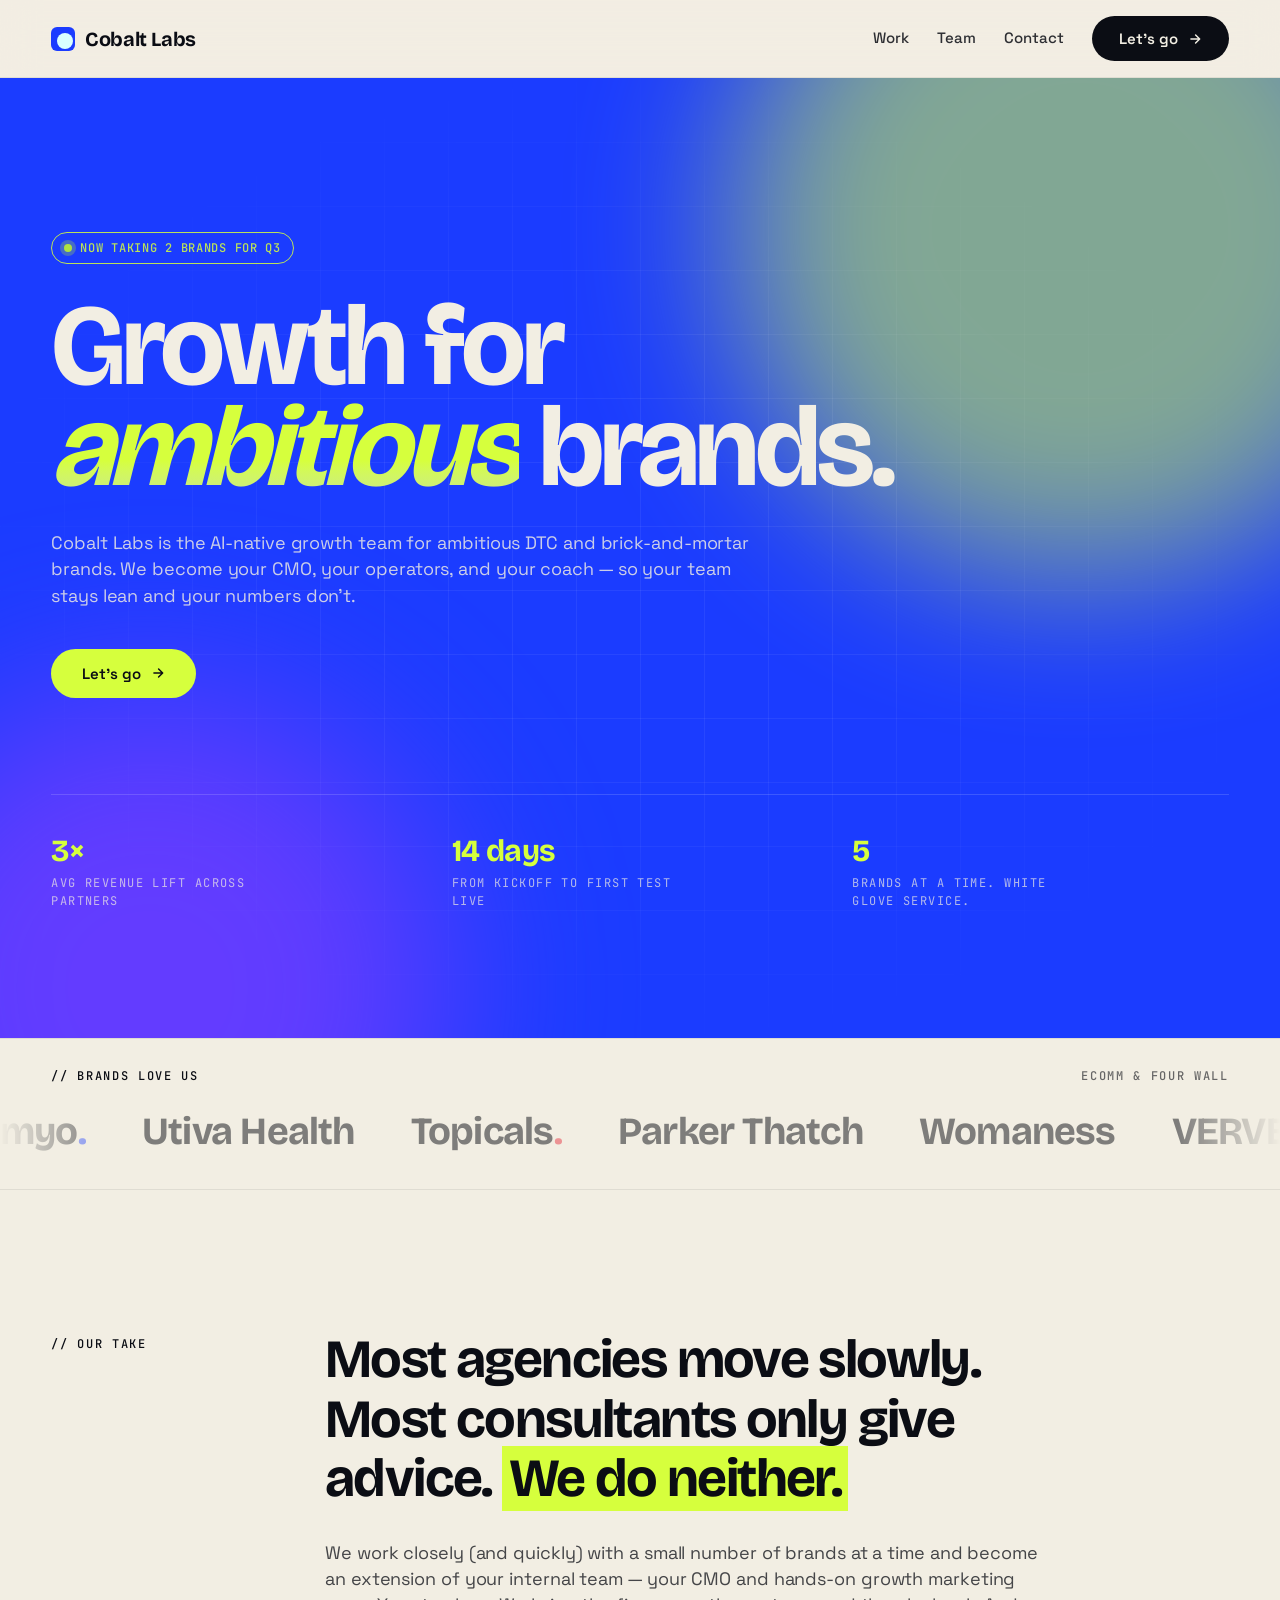
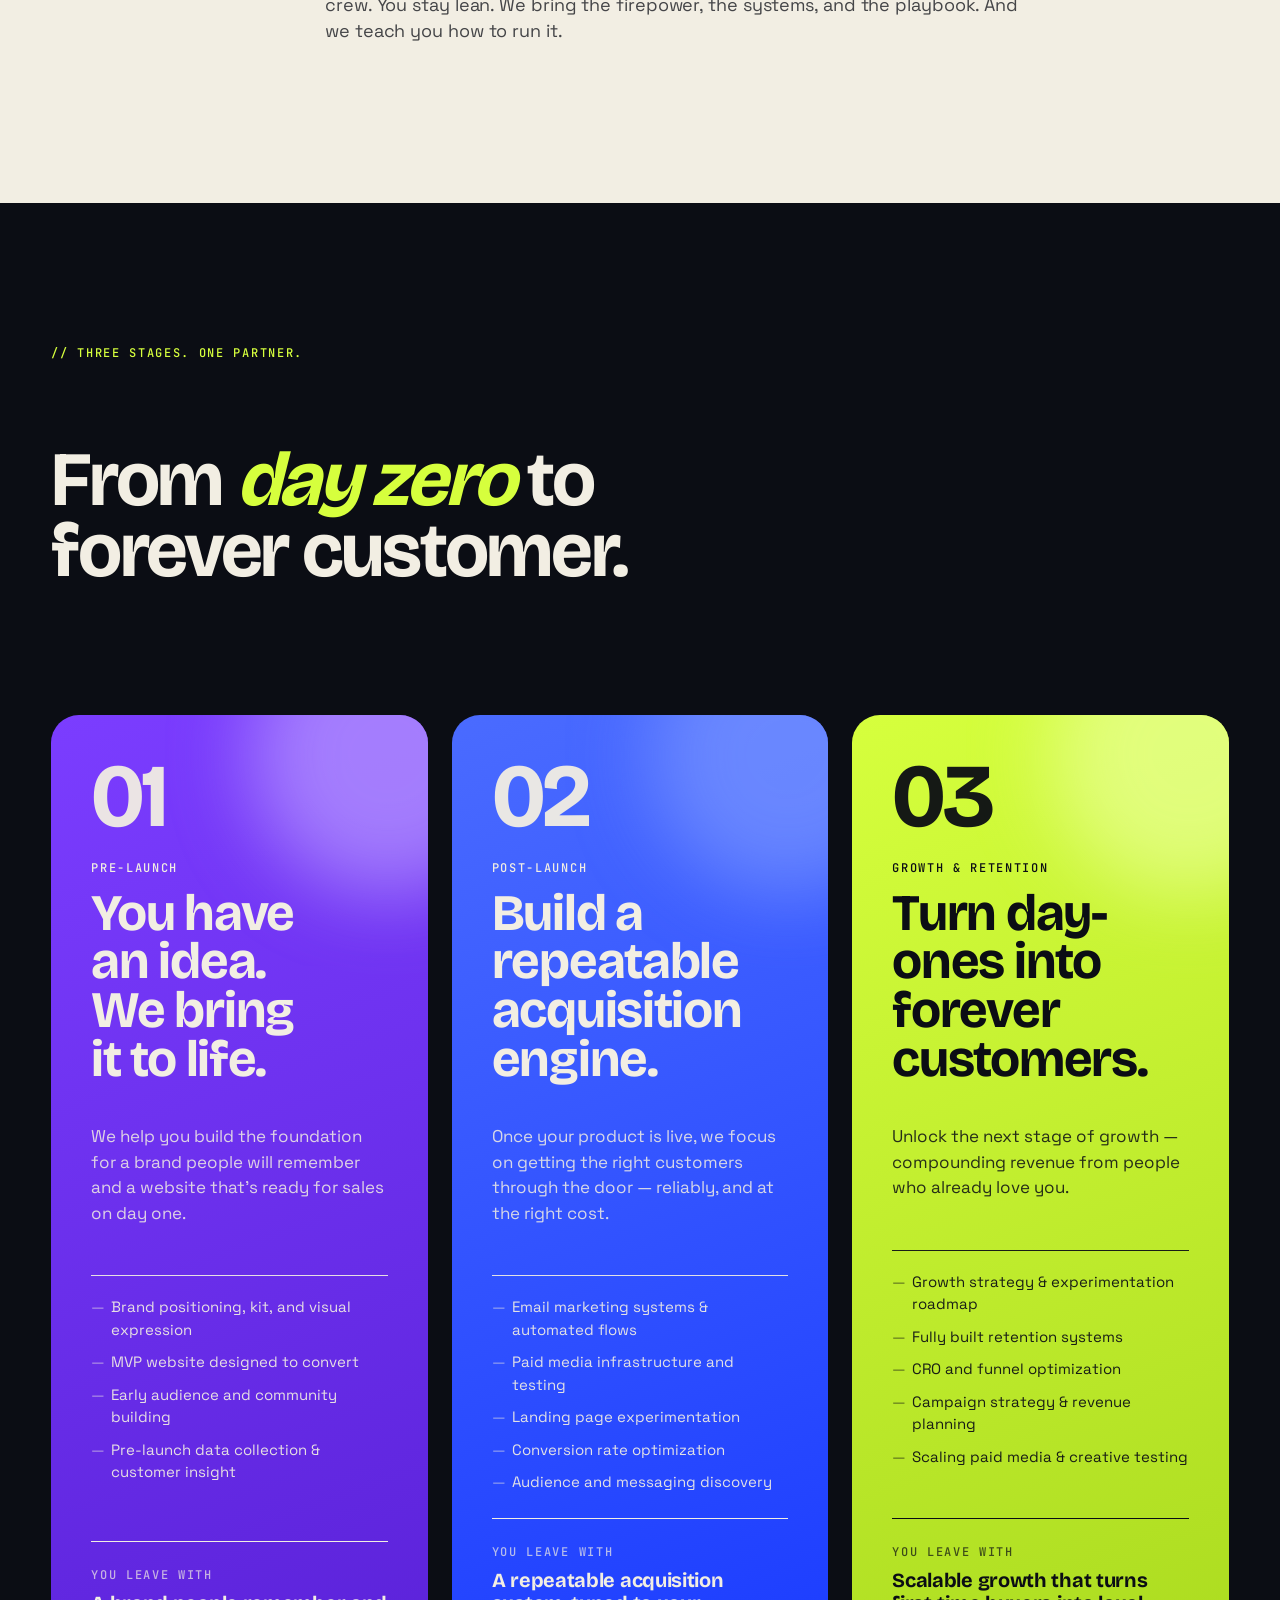
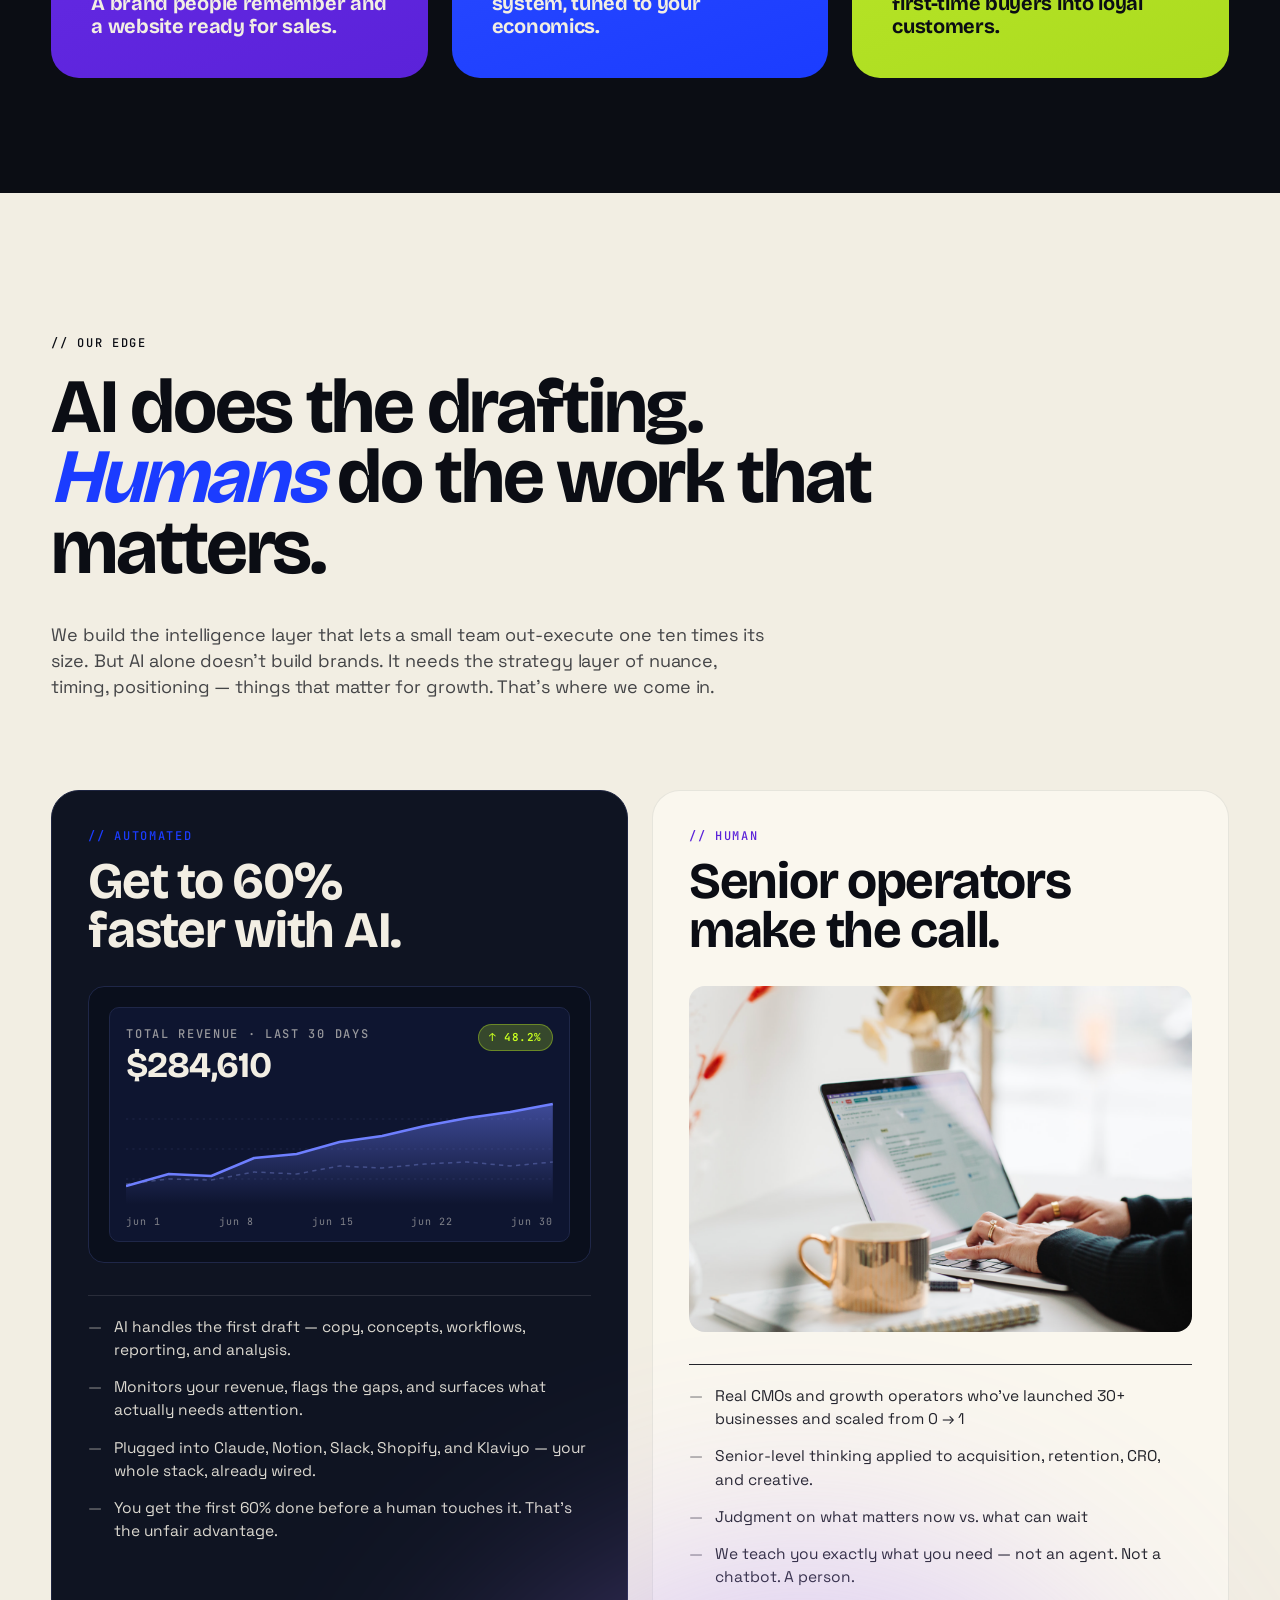
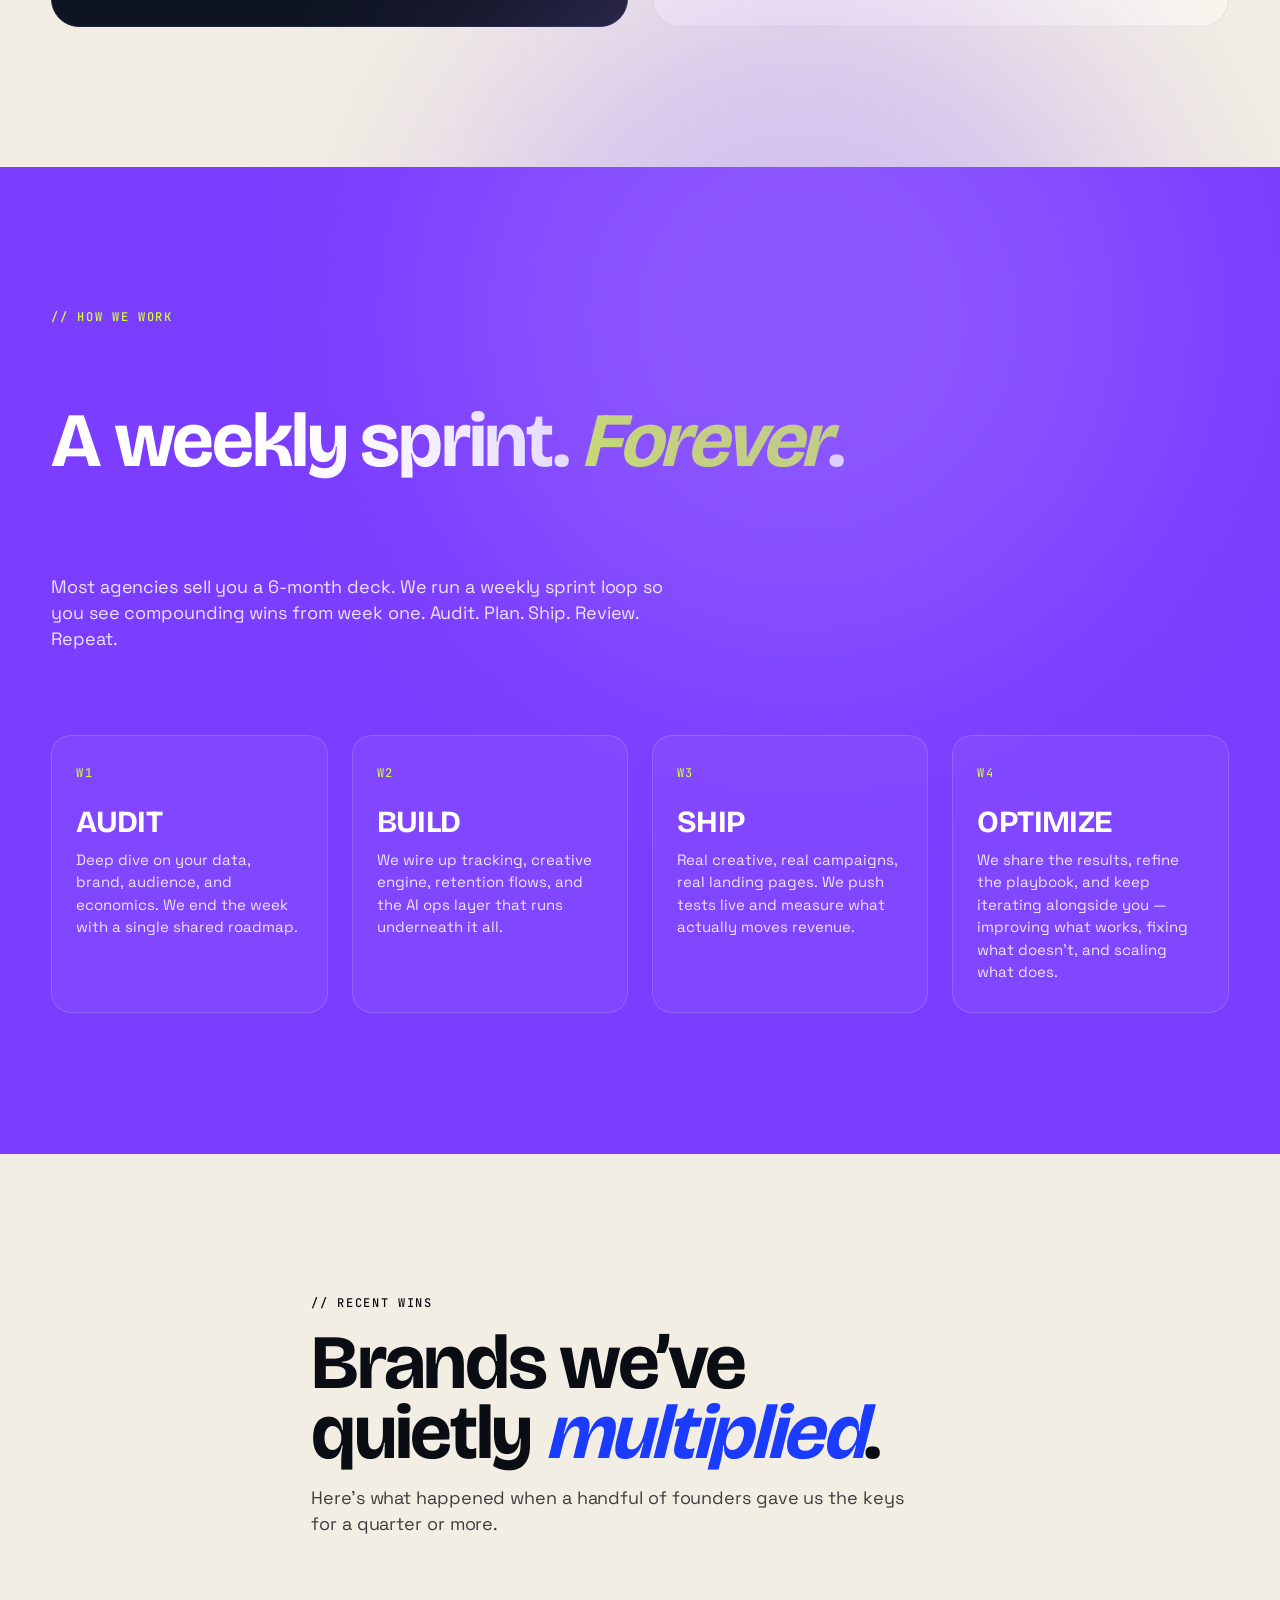
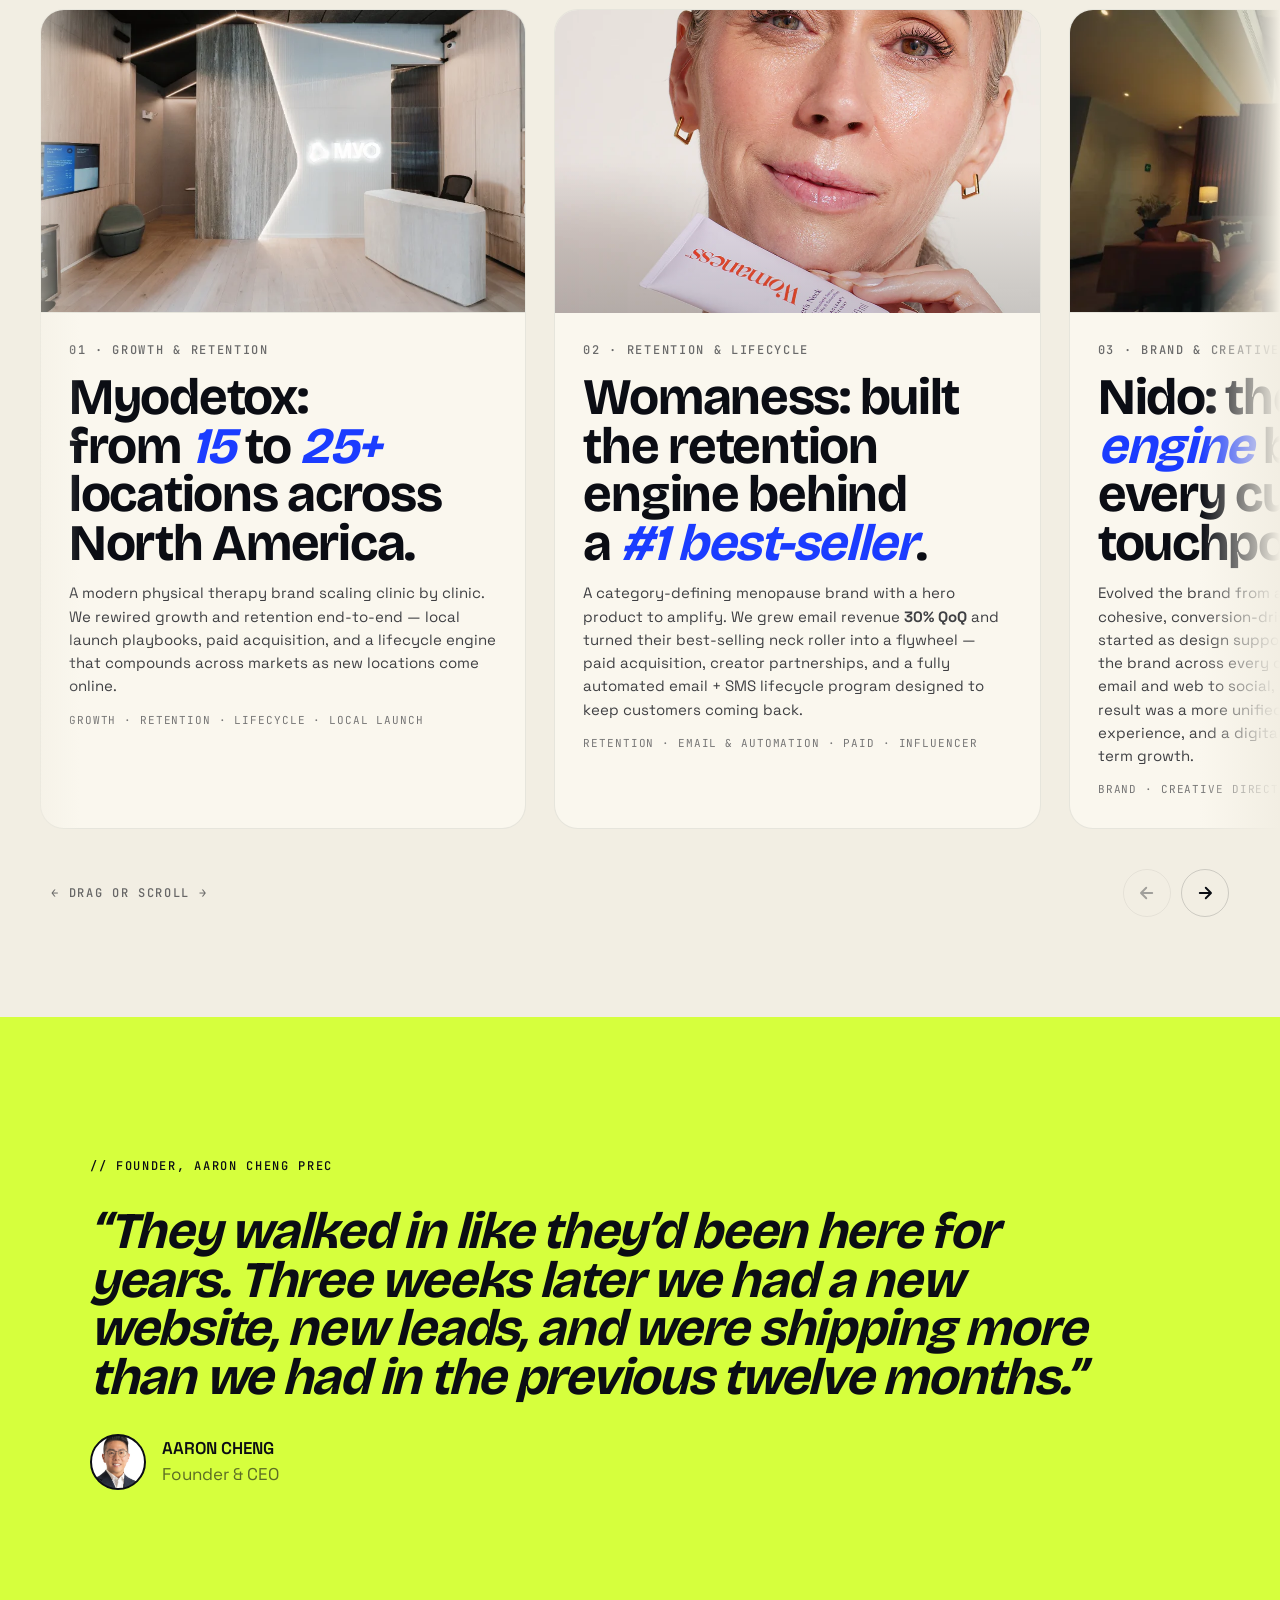
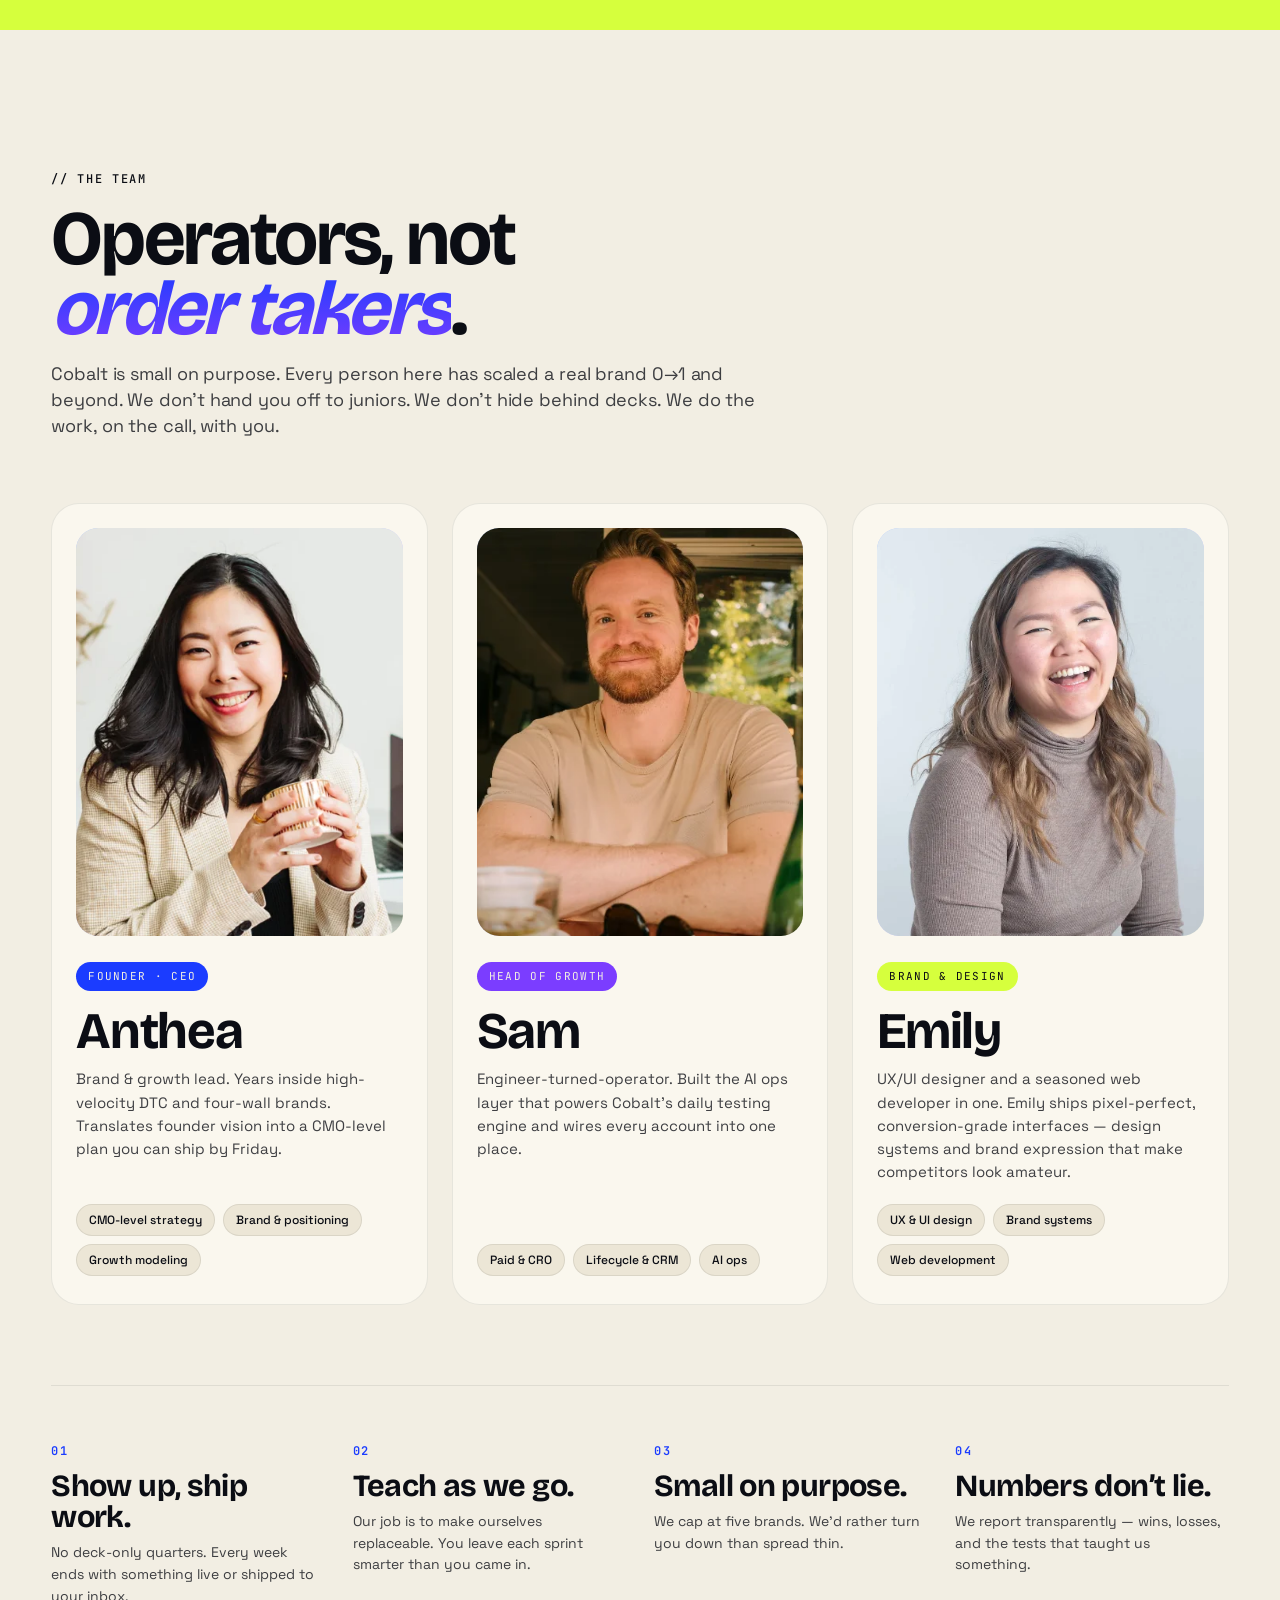
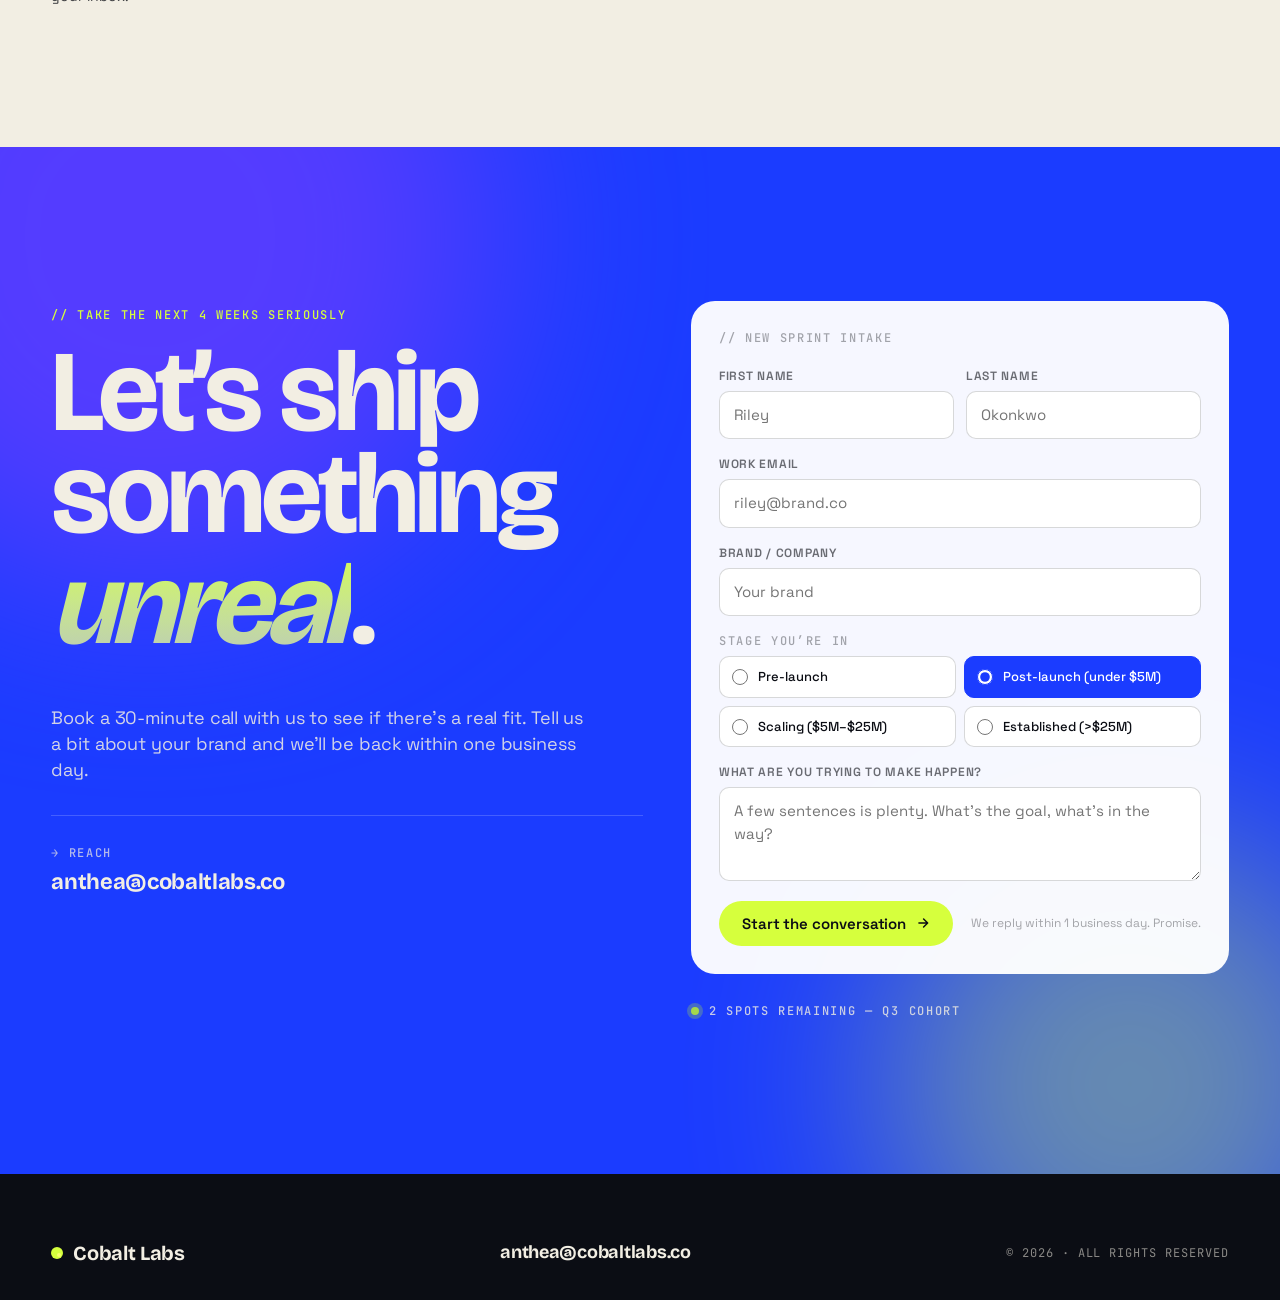
<file: index.html>
<!doctype html>
<html lang="en">
<head>
<meta charset="utf-8">
<meta name="viewport" content="width=device-width, initial-scale=1">
<title>Cobalt Labs — Growth partner for ambitious brands</title>
<link rel="icon" type="image/svg+xml" href="favicon.svg">
<link rel="preconnect" href="https://fonts.googleapis.com">
<link rel="preconnect" href="https://fonts.gstatic.com" crossorigin>
<link rel="stylesheet" href="https://fonts.googleapis.com/css2?family=Bricolage+Grotesque:opsz,wdth,wght@12..96,75..125,400..800&family=Space+Grotesk:wght@400;500;600;700&family=JetBrains+Mono:wght@400;500;600&display=swap">
<link rel="stylesheet" href="styles.css">
<link rel="stylesheet" href="home.css">
</head>
<body data-hero="block">

<!-- ============ NAV ============ -->
<nav class="nav">
  <div class="nav-inner">
    <a href="index.html" class="brand">
      <span class="brand-dot"></span>
      <span>Cobalt&nbsp;Labs</span>
    </a>
    <div class="nav-links">
      <a href="#work">Work</a>
      <a href="#team">Team</a>
      <a href="#contact">Contact</a>
      <a href="#contact-form" class="btn btn-primary">Let's go
        <svg width="14" height="14" viewBox="0 0 24 24" fill="none" stroke="currentColor" stroke-width="2.5" stroke-linecap="round" stroke-linejoin="round"><path d="M5 12h14M13 5l7 7-7 7"/></svg>
      </a>
    </div>
  </div>
</nav>

<!-- ============ HERO ============ -->
<!-- Three variants stacked; CSS shows one based on data-hero attribute. -->

<!-- HERO A: cobalt block, bold graphic -->
<section class="hero hero-block" data-screen-label="Home / Hero — Block">
  <div class="hero-block-bg">
    <div class="halo halo-lime"></div>
    <div class="halo halo-violet"></div>
    <div class="grid-bg"></div>
  </div>
  <div class="container hero-block-inner">
    <div class="hero-block-meta">
      <span class="tag" style="color: var(--lime);">
        <span class="live-dot"></span>
        Now taking 2 brands for Q3
      </span>
    </div>
    <h1 class="display-xl hero-block-h">Growth for <em>ambitious</em> brands.</h1>
    <p class="body-lg hero-block-sub">
      Cobalt Labs is the AI-native growth team for ambitious DTC and brick-and-mortar brands. We become your CMO, your operators, and your coach &mdash; so your team stays lean and your numbers don&rsquo;t.
    </p>
    <div class="hero-block-cta">
      <a href="#contact-form" class="btn btn-lime">Let's go
        <svg width="14" height="14" viewBox="0 0 24 24" fill="none" stroke="currentColor" stroke-width="2.5" stroke-linecap="round" stroke-linejoin="round"><path d="M5 12h14M13 5l7 7-7 7"/></svg>
      </a>
    </div>
    <div class="hero-block-stats">
      <div><span class="stat-num display-s">3&times;</span><span class="stat-lbl">avg revenue lift across partners</span></div>
      <div><span class="stat-num display-s">14&nbsp;days</span><span class="stat-lbl">from kickoff to first test live</span></div>
      <div><span class="stat-num display-s">5</span><span class="stat-lbl">BRANDS AT A TIME. WHITE GLOVE SERVICE.</span></div>
    </div>
  </div>
</section>

<!-- HERO B: photo lifestyle hero -->
<section class="hero hero-photo" data-screen-label="Home / Hero — Photo">
  <div class="hero-photo-bg" style="background-image:url('https://images.unsplash.com/photo-1483728642387-6c3bdd6c93e5?auto=format&fit=crop&w=2000&q=80');"></div>
  <div class="hero-photo-grad"></div>
  <div class="container hero-photo-inner">
    <span class="tag hero-photo-tag">
      <span class="live-dot"></span>
      Now taking 2 brands for Q3
    </span>
    <h1 class="display-xl hero-photo-h">
      Built for brands<br>that refuse to wait.
    </h1>
    <p class="body-lg hero-photo-sub">
      We&rsquo;re the AI-native growth team that becomes your CMO. We move fast, teach as we go, and turn your founder energy into compounding revenue.
    </p>
    <div class="hero-photo-cta">
      <a href="#contact-form" class="btn btn-lime">Let's go
        <svg width="14" height="14" viewBox="0 0 24 24" fill="none" stroke="currentColor" stroke-width="2.5" stroke-linecap="round" stroke-linejoin="round"><path d="M5 12h14M13 5l7 7-7 7"/></svg>
      </a>
    </div>
  </div>
</section>

<!-- HERO C: Split -->
<section class="hero hero-split" data-screen-label="Home / Hero — Split">
  <div class="hero-split-left">
    <div class="hero-split-meta">
      <span class="tag" style="border-color: var(--ink-40);">
        <span class="live-dot"></span>
        Q3 roster: 3 spots
      </span>
    </div>
    <h1 class="display-xl hero-split-h">
      Growth, on<br>your side.
    </h1>
    <p class="body-lg hero-split-sub">
      Most agencies are slow. Most consultants only give advice. Cobalt Labs is neither &mdash; we&rsquo;re an AI-native growth team that becomes a hands-on extension of yours.
    </p>
    <div class="hero-split-cta">
      <a href="#contact-form" class="btn btn-primary">Let's go
        <svg width="14" height="14" viewBox="0 0 24 24" fill="none" stroke="currentColor" stroke-width="2.5" stroke-linecap="round" stroke-linejoin="round"><path d="M5 12h14M13 5l7 7-7 7"/></svg>
      </a>
    </div>
    <div class="hero-split-credit">
      <span class="eyebrow">↓ Trusted by</span>
      <div class="hero-split-credit-row">
        <span>OAT&nbsp;CO</span><span>HAVEN</span><span>NORTH/</span><span>STILL&nbsp;LIFE</span>
      </div>
    </div>
  </div>
  <div class="hero-split-right">
    <div class="hero-split-photo" style="background-image:url('https://images.unsplash.com/photo-1573496773905-f5b17e717f05?auto=format&fit=crop&w=1400&q=80');"></div>
    <div class="hero-split-overlay">
      <div class="hero-split-overlay-grid">
        <div class="orb orb-cobalt"></div>
        <div class="orb orb-lime"></div>
        <div class="orb orb-violet"></div>
      </div>
    </div>
    <div class="hero-split-caption">
      <span class="eyebrow">// LIVE</span>
      <span>Boulder ↗ +42% MoM rev. 6 weeks in.</span>
    </div>
  </div>
</section>

<!-- ============ LOGO MARQUEE ============ -->
<section class="block-cream marquee-strip">
  <div class="container marquee-head">
    <span class="eyebrow">// BRANDS LOVE US</span>
    <span class="eyebrow muted">ECOMM &amp; FOUR WALL</span>
  </div>
  <div class="marquee-wrap">
    <div class="marquee">
      <span class="logo-mark">myo<span style="color: var(--cobalt);">.</span></span>
      <span class="logo-mark">Utiva&nbsp;Health</span>
      <span class="logo-mark">Topicals<span style="color: #E63946;">.</span></span>
      <span class="logo-mark">Parker&nbsp;Thatch</span>
      <span class="logo-mark">Womaness</span>
      <span class="logo-mark">VERVE&nbsp;CULTURE</span>
      <span class="logo-mark">Biopure&nbsp;Health</span>
      <!-- repeat -->
      <span class="logo-mark">myo<span style="color: var(--cobalt);">.</span></span>
      <span class="logo-mark">Utiva&nbsp;Health</span>
      <span class="logo-mark">Topicals<span style="color: #E63946;">.</span></span>
      <span class="logo-mark">Parker&nbsp;Thatch</span>
      <span class="logo-mark">Womaness</span>
      <span class="logo-mark">VERVE&nbsp;CULTURE</span>
      <span class="logo-mark">Biopure&nbsp;Health</span>
    </div>
  </div>
</section>

<!-- ============ MANIFESTO ============ -->
<section class="block-cream manifesto">
  <div class="container">
    <div class="manifesto-grid">
      <div class="manifesto-eye">
        <span class="eyebrow">// Our take</span>
      </div>
      <div class="manifesto-body">
        <p class="display-l manifesto-h">
          Most agencies move slowly. Most consultants only give advice. <span class="hl-lime">We do neither.</span>
        </p>
        <p class="manifesto-p body-lg">
          We work closely (and quickly) with a small number of brands at a time and become an extension of your internal team &mdash; your CMO and hands-on growth marketing crew. You stay lean. We bring the firepower, the systems, and the playbook. And we teach you how to run it.
        </p>
      </div>
    </div>
  </div>
</section>

<!-- ============ SERVICES / STAGES ============ -->
<section class="block-ink services" data-screen-label="Home / Stages">
  <div class="container">
    <div class="services-head">
      <span class="eyebrow" style="color: var(--lime);">// Three stages. One partner.</span>
      <h2 class="display-l services-h">From <em>day&nbsp;zero</em> to forever&nbsp;customer.</h2>
    </div>

    <div class="stage-grid">

      <!-- Pre-Launch -->
      <article class="stage stage-violet">
        <div class="stage-num display-l">01</div>
        <div class="stage-meta">
          <span class="eyebrow">Pre-Launch</span>
          <h3 class="display-m stage-title">You have an idea. We bring it to life.</h3>
        </div>
        <p class="stage-desc">We help you build the foundation for a brand people will remember and a website that&rsquo;s ready for sales on day one.</p>
        <ul class="stage-list">
          <li>Brand positioning, kit, and visual expression</li>
          <li>MVP website designed to convert</li>
          <li>Early audience and community building</li>
          <li>Pre-launch data collection &amp; customer insight</li>
        </ul>
        <div class="stage-foot">
          <span class="eyebrow stage-foot-lbl">You leave with</span>
          <p>A brand people remember and a website ready for sales.</p>
        </div>
        <div class="stage-orb stage-orb-violet"></div>
      </article>

      <!-- Post-Launch -->
      <article class="stage stage-cobalt">
        <div class="stage-num display-l">02</div>
        <div class="stage-meta">
          <span class="eyebrow">Post-Launch</span>
          <h3 class="display-m stage-title">Build a repeatable acquisition engine.</h3>
        </div>
        <p class="stage-desc">Once your product is live, we focus on getting the right customers through the door &mdash; reliably, and at the right cost.</p>
        <ul class="stage-list">
          <li>Email marketing systems &amp; automated flows</li>
          <li>Paid media infrastructure and testing</li>
          <li>Landing page experimentation</li>
          <li>Conversion rate optimization</li>
          <li>Audience and messaging discovery</li>
        </ul>
        <div class="stage-foot">
          <span class="eyebrow stage-foot-lbl">You leave with</span>
          <p>A repeatable acquisition system, tuned to your economics.</p>
        </div>
        <div class="stage-orb stage-orb-cobalt"></div>
      </article>

      <!-- Growth & Retention -->
      <article class="stage stage-lime">
        <div class="stage-num display-l">03</div>
        <div class="stage-meta">
          <span class="eyebrow">Growth &amp; Retention</span>
          <h3 class="display-m stage-title">Turn day-ones into forever customers.</h3>
        </div>
        <p class="stage-desc">Unlock the next stage of growth &mdash; compounding revenue from people who already love you.</p>
        <ul class="stage-list">
          <li>Growth strategy &amp; experimentation roadmap</li>
          <li>Fully built retention systems</li>
          <li>CRO and funnel optimization</li>
          <li>Campaign strategy &amp; revenue planning</li>
          <li>Scaling paid media &amp; creative testing</li>
        </ul>
        <div class="stage-foot">
          <span class="eyebrow stage-foot-lbl">You leave with</span>
          <p>Scalable growth that turns first-time buyers into loyal customers.</p>
        </div>
        <div class="stage-orb stage-orb-lime"></div>
      </article>

    </div>
  </div>
</section>

<!-- ============ AI × HUMAN ============ -->
<section class="block-cream aihuman" data-screen-label="Home / AI x Human">
  <div class="container">
    <div class="aihuman-head">
      <span class="eyebrow">// Our edge</span>
      <h2 class="display-l aihuman-h">
        AI does the drafting.<br>
        <span class="hl-cobalt">Humans</span> do the work that matters.
      </h2>
      <p class="body-lg aihuman-intro">We build the intelligence layer that lets a small team out-execute one ten times its size. But AI alone doesn’t build brands. It needs the strategy layer of nuance, timing, positioning — things that matter for growth.

That’s where we come in.</p>
    </div>

    <div class="aihuman-split">

      <!-- LEFT: Machine / data viz -->
      <div class="aihuman-side aihuman-ai">
        <div class="aihuman-side-head">
          <span class="eyebrow" style="color: var(--cobalt);">// AUTOMATED</span>
          <h3 class="display-m aihuman-side-h">Get to 60% faster with AI.</h3>
        </div>

        <div class="ai-viz">

          <div class="ai-viz-hero">
            <div class="ai-viz-hero-head">
              <div>
                <span class="eyebrow muted">total revenue &middot; last 30 days</span>
                <div class="ai-viz-hero-num">$284,610</div>
              </div>
              <span class="ai-pill up">↑ 48.2%</span>
            </div>
            <svg class="ai-viz-hero-chart" viewBox="0 0 400 110" preserveAspectRatio="none" width="100%" height="110">
              <defs>
                <linearGradient id="revfill" x1="0" x2="0" y1="0" y2="1">
                  <stop offset="0" stop-color="#6E7FFF" stop-opacity="0.5" />
                  <stop offset="1" stop-color="#6E7FFF" stop-opacity="0" />
                </linearGradient>
              </defs>
              <!-- grid lines -->
              <line x1="0" y1="25" x2="400" y2="25" stroke="#1f2748" stroke-dasharray="2 4" />
              <line x1="0" y1="55" x2="400" y2="55" stroke="#1f2748" stroke-dasharray="2 4" />
              <line x1="0" y1="85" x2="400" y2="85" stroke="#1f2748" stroke-dasharray="2 4" />
              <!-- previous period (faded) -->
              <path d="M0 90 L40 85 L80 86 L120 78 L160 80 L200 72 L240 74 L280 70 L320 68 L360 72 L400 68" stroke="#3a4470" stroke-width="1.5" fill="none" stroke-dasharray="4 4" />
              <!-- current period -->
              <path d="M0 92 L40 80 L80 82 L120 64 L160 60 L200 48 L240 42 L280 32 L320 24 L360 18 L400 10" stroke="#6E7FFF" stroke-width="2.5" fill="none" />
              <path d="M0 92 L40 80 L80 82 L120 64 L160 60 L200 48 L240 42 L280 32 L320 24 L360 18 L400 10 L400 110 L0 110 Z" fill="url(#revfill)" />
            </svg>
            <div class="ai-viz-hero-axis">
              <span>jun 1</span><span>jun 8</span><span>jun 15</span><span>jun 22</span><span>jun 30</span>
            </div>
          </div>

        </div>

        <ul class="aihuman-list aihuman-list-dark">
          <li>AI handles the first draft — copy, concepts, workflows, reporting, and analysis.</li>
          <li>Monitors your revenue, flags the gaps, and surfaces what actually needs attention.</li>
          <li>Plugged into Claude, Notion, Slack, Shopify, and Klaviyo — your whole stack, already wired.</li>
          <li>You get the first 60% done before a human touches it. That's the unfair advantage.</li>
        </ul>
      </div>

      <!-- RIGHT: Human -->
      <div class="aihuman-side aihuman-h">
        <div class="aihuman-side-head">
          <span class="eyebrow" style="color: var(--violet-deep);">// HUMAN</span>
          <h3 class="display-m aihuman-side-h">Senior operators make the call.</h3>
        </div>

        <div class="human-photo" style="background-image:url('assets/senior-operators.png');"></div>

        <ul class="aihuman-list">
          <li>Real CMOs and growth operators who’ve launched 30+ businesses and scaled from 0 → 1</li>
          <li>Senior-level thinking applied to acquisition, retention, CRO, and creative.</li>
          <li>Judgment on what matters now vs. what can wait</li>
          <li>We teach you exactly what you need &mdash; not an agent. Not a chatbot. A person.</li>
        </ul>
      </div>

    </div>
  </div>
</section>

<!-- ============ FRAMEWORK ============ -->
<section class="block-violet framework" data-screen-label="Home / Framework">
  <div class="halo halo-violet-bright"></div>
  <div class="container">
    <div class="fw-head">
      <span class="eyebrow" style="color: var(--lime);">// How we work</span>
      <h2 class="display-l">A weekly sprint. <em>Forever</em>.</h2>
      <p class="body-lg fw-intro">Most agencies sell you a 6-month deck. We run a weekly sprint loop so you see compounding wins from week one. Audit. Plan. Ship. Review. Repeat.</p>
    </div>
    <div class="fw-grid">
      <div class="fw-step">
        <div class="fw-step-num">w1</div>
        <h4 class="display-s">AUDIT</h4>
        <p>Deep dive on your data, brand, audience, and economics. We end the week with a single shared roadmap.</p>
      </div>
      <div class="fw-step">
        <div class="fw-step-num">w2</div>
        <h4 class="display-s">BUILD</h4>
        <p>We wire up tracking, creative engine, retention flows, and the AI ops layer that runs underneath it all.</p>
      </div>
      <div class="fw-step">
        <div class="fw-step-num">w3</div>
        <h4 class="display-s">SHIP</h4>
        <p>Real creative, real campaigns, real landing pages. We push tests live and measure what actually moves revenue.</p>
      </div>
      <div class="fw-step">
        <div class="fw-step-num">w4</div>
        <h4 class="display-s">OPTIMIZE</h4>
        <p>We share the results, refine the playbook, and keep iterating alongside you — improving what works, fixing what doesn’t, and scaling what does.</p>
      </div>
    </div>
  </div>
</section>

<!-- ============ WORK — Horizontal scroll cases ============ -->
<section id="work" class="block-cream work-scroll" data-screen-label="Home / Work">
  <div class="container work-scroll-head">
    <span class="eyebrow">// Recent wins</span>
    <h2 class="display-l">Brands we&rsquo;ve quietly <span class="hl-cobalt">multiplied</span>.</h2>
    <p class="body-lg work-scroll-sub">Here’s what happened when a handful of founders gave us the keys for a quarter or more.</p>
  </div>

  <div class="work-rail-wrap">
    <div class="work-rail">

      <article class="work-card work-card-violet">
        <img class="work-card-photo" src="assets/case-myodetox.webp" alt="Myodetox case study">
        <div class="work-card-body">
          <span class="eyebrow muted">01 &middot; Growth &amp; Retention</span>
          <h3 class="display-m work-card-h">Myodetox: from <em>15</em> to <em>25+</em> locations across North America.</h3>
          <p class="work-card-desc">A modern physical therapy brand scaling clinic by clinic. We rewired growth and retention end-to-end — local launch playbooks, paid acquisition, and a lifecycle engine that compounds across markets as new locations come online.</p>
          <div class="work-card-tags">growth &middot; retention &middot; lifecycle &middot; local launch</div>
        </div>
      </article>

      <article class="work-card work-card-lime">
        <div class="work-card-photo" style="background-image:url('assets/womaness-case.png');"></div>
        <div class="work-card-body">
          <span class="eyebrow muted">02 &middot; Retention &amp; Lifecycle</span>
          <h3 class="display-m work-card-h">Womaness: built the retention engine behind a <em>#1 best-seller</em>.</h3>
          <p class="work-card-desc">A category-defining menopause brand with a hero product to amplify. We grew email revenue <strong>30% QoQ</strong> and turned their best-selling neck roller into a flywheel &mdash; paid acquisition, creator partnerships, and a fully automated email + SMS lifecycle program designed to keep customers coming back.</p>
          <div class="work-card-tags">retention &middot; email &amp; automation &middot; paid &middot; influencer</div>
        </div>
      </article>

      <article class="work-card work-card-cobalt">
        <img class="work-card-photo" src="assets/case-nido.webp" alt="Nido case study">
        <div class="work-card-body">
          <span class="eyebrow muted">03 &middot; Brand &amp; Creative Direction</span>
          <h3 class="display-m work-card-h">Nido: the <em>creative engine</em> behind every customer touchpoint.</h3>
          <p class="work-card-desc">Evolved the brand from a strong local presence into a cohesive, conversion-driven digital experience. What started as design support quickly expanded into leading the brand across every customer touchpoint — from email and web to social, print, and brand messaging. The result was a more unified brand, a stronger customer experience, and a digital presence built to support long-term growth.</p>
          <div class="work-card-tags">brand &middot; creative direction &middot; email &middot; copy</div>
        </div>
      </article>

      <article class="work-card work-card-violet">
        <img class="work-card-photo" src="assets/case-wthn.webp" alt="WTHN case study">
        <div class="work-card-body">
          <span class="eyebrow muted">04 &middot; Web &amp; Lifecycle</span>
          <h3 class="display-m work-card-h">WTHN: modern acupuncture meets <em>ancient TCM</em>.</h3>
          <p class="work-card-desc">A NYC acupuncture studio bridging modern wellness and traditional Chinese medicine. We overhauled every PDP &mdash; vibrant imagery, deeper service stories, the TCM lineage made tangible &mdash; and tuned the lifecycle engine alongside. Web conversion and bookings up <strong>28%</strong>; email CTR up <strong>2.5% QoQ</strong>.</p>
          <div class="work-card-tags">web &middot; CRO &middot; content &middot; lifecycle</div>
        </div>
      </article>

      <article class="work-card work-card-lime">
        <img class="work-card-photo" src="assets/case-biopure.webp" alt="Biopure Health case study">
        <div class="work-card-body">
          <span class="eyebrow muted">05 &middot; Audit &amp; Retention</span>
          <h3 class="display-m work-card-h">Biopure Health: <em>+74% QoQ</em> email revenue post-rebrand.</h3>
          <p class="work-card-desc">Coming out of a brand refresh, Biopure was ready for an email overhaul. We audited from automation flows to ongoing campaigns — redefined customer audiences, and pointed the engine at growth and retention. Result: 74% QoQ email revenue growth.</p>
          <div class="work-card-tags">audit &middot; email &middot; segmentation &middot; retention</div>
        </div>
      </article>

      <div class="work-card work-card-end">
        <span class="eyebrow muted">// you?</span>
        <h3 class="display-m">Be the next one on this rail.</h3>
        <p>We take on a small handful of brands per quarter. Two spots open right now.</p>
        <a href="#contact-form" class="btn btn-primary">Let's go
          <svg width="14" height="14" viewBox="0 0 24 24" fill="none" stroke="currentColor" stroke-width="2.5" stroke-linecap="round" stroke-linejoin="round"><path d="M5 12h14M13 5l7 7-7 7"/></svg>
        </a>
      </div>

    </div>
  </div>

  <div class="container work-rail-foot">
    <span class="eyebrow muted">&larr; drag or scroll &rarr;</span>
    <div class="work-rail-controls">
      <button class="rail-btn" data-rail-dir="-1" aria-label="Previous">
        <svg width="18" height="18" viewBox="0 0 24 24" fill="none" stroke="currentColor" stroke-width="2.5" stroke-linecap="round" stroke-linejoin="round"><path d="M19 12H5M11 19l-7-7 7-7"/></svg>
      </button>
      <button class="rail-btn" data-rail-dir="1" aria-label="Next">
        <svg width="18" height="18" viewBox="0 0 24 24" fill="none" stroke="currentColor" stroke-width="2.5" stroke-linecap="round" stroke-linejoin="round"><path d="M5 12h14M13 5l7 7-7 7"/></svg>
      </button>
    </div>
  </div>
</section>

<!-- ============ TESTIMONIAL ============ -->
<section class="block-lime testimonial" data-screen-label="Home / Testimonial">
  <div class="container">
    <div class="testimonial-grid">
      <div class="testimonial-quote">
        <span class="eyebrow">// FOUNDER, AARON CHENG PREC</span>
        <p class="display-m">“They walked in like they’d been here for years. Three weeks later we had a new website, new leads, and were shipping more than we had in the previous twelve months.”</p>
        <div class="testimonial-who">
          <div class="testimonial-avatar" style="background-image:url('assets/aaron-cheng-avatar.jpg'); background-position:50% 30%;"></div>
          <div>
            <div class="testimonial-name">AARON CHENG</div>
            <div class="testimonial-role muted">Founder &amp; CEO</div>
          </div>
        </div>
      </div>
    </div>
  </div>
</section>

<!-- ============ TEAM ============ -->
<section id="team" class="block-cream team-section" data-screen-label="Home / Team">
  <div class="container">
    <div class="team-section-head">
      <span class="eyebrow">// The team</span>
      <h2 class="display-l">Operators, not<br><em>order&nbsp;takers</em>.</h2>
      <p class="body-lg team-section-sub">Cobalt is small on purpose. Every person here has scaled a real brand 0&rarr;1 and beyond. We don&rsquo;t hand you off to juniors. We don&rsquo;t hide behind decks. We do the work, on the call, with you.</p>
    </div>

    <div class="team-cards">
      <article class="team-card">
        <img class="team-headshot" src="assets/team-anthea.webp" alt="Anthea" style="object-position:50% 22%">
        <div class="team-card-body">
          <span class="team-card-tag tag-cobalt">FOUNDER &middot; CEO</span>
          <h3 class="display-m team-card-name">Anthea</h3>
          <p class="team-card-bio">Brand &amp; growth lead. Years inside high-velocity DTC and four-wall brands. Translates founder vision into a CMO-level plan you can ship by Friday.</p>
          <div class="team-card-pills">
            <span class="pill">CMO-level strategy</span>
            <span class="pill">Brand &amp; positioning</span>
            <span class="pill">Growth modeling</span>
          </div>
        </div>
      </article>

      <article class="team-card">
        <img class="team-headshot" src="assets/team-sam.webp" alt="Sam" style="object-position:50% 14%">
        <div class="team-card-body">
          <span class="team-card-tag tag-violet">HEAD OF GROWTH</span>
          <h3 class="display-m team-card-name">Sam</h3>
          <p class="team-card-bio">Engineer-turned-operator. Built the AI ops layer that powers Cobalt&rsquo;s daily testing engine and wires every account into one place.</p>
          <div class="team-card-pills">
            <span class="pill">Paid &amp; CRO</span>
            <span class="pill">Lifecycle &amp; CRM</span>
            <span class="pill">AI ops</span>
          </div>
        </div>
      </article>

      <article class="team-card">
        <img class="team-headshot" src="assets/team-emily.webp" alt="Emily" style="object-position:50% 16%">
        <div class="team-card-body">
          <span class="team-card-tag tag-lime">BRAND &amp; DESIGN</span>
          <h3 class="display-m team-card-name">Emily</h3>
          <p class="team-card-bio">UX/UI designer and a seasoned web developer in one. Emily ships pixel-perfect, conversion-grade interfaces &mdash; design systems and brand expression that make competitors look amateur.</p>
          <div class="team-card-pills">
            <span class="pill">UX &amp; UI design</span>
            <span class="pill">Brand systems</span>
            <span class="pill">Web development</span>
          </div>
        </div>
      </article>
    </div>

    <div class="team-values">
      <div class="team-value">
        <div class="team-value-num">01</div>
        <h4 class="display-s">Show up, ship work.</h4>
        <p>No deck-only quarters. Every week ends with something live or shipped to your inbox.</p>
      </div>
      <div class="team-value">
        <div class="team-value-num">02</div>
        <h4 class="display-s">Teach as we go.</h4>
        <p>Our job is to make ourselves replaceable. You leave each sprint smarter than you came in.</p>
      </div>
      <div class="team-value">
        <div class="team-value-num">03</div>
        <h4 class="display-s">Small on purpose.</h4>
        <p>We cap at five brands. We&rsquo;d rather turn you down than spread thin.</p>
      </div>
      <div class="team-value">
        <div class="team-value-num">04</div>
        <h4 class="display-s">Numbers don&rsquo;t lie.</h4>
        <p>We report transparently &mdash; wins, losses, and the tests that taught us something.</p>
      </div>
    </div>
  </div>
</section>

<!-- ============ FINAL CTA / CONTACT ============ -->
<section id="contact" class="block-cobalt cta-final" data-screen-label="Home / Contact">
  <div class="halo halo-violet"></div>
  <div class="halo halo-lime"></div>
  <div class="container">
    <div class="cta-grid">
      <div class="cta-left">
        <span class="eyebrow" style="color: var(--lime);">// Take the next 4 weeks seriously</span>
        <h2 class="display-xl cta-h">Let&rsquo;s ship something <em>unreal</em>.</h2>
        <p class="body-lg cta-left-sub">Book a 30-minute call with us to see if there’s a real fit. Tell us a bit about your brand and we’ll be back within one business day.</p>
        <div class="cta-left-meta">
          <div class="cta-left-meta-row">
            <span class="eyebrow">&rarr; Reach</span>
            <a href="mailto:hi@cobaltlabs.co" class="cta-link">anthea@cobaltlabs.co</a>
          </div>
        </div>
      </div>
      <div class="cta-right">
        <form id="contact-form" class="contact-form contact-form-inline" onsubmit="return submitContactForm(event)">
          <div class="form-head">
            <span class="eyebrow muted">// New sprint intake</span>
          </div>

          <div class="form-row">
            <label>First name<input type="text" name="first_name" placeholder="Riley" required></label>
            <label>Last name<input type="text" name="last_name" placeholder="Okonkwo" required></label>
          </div>
          <label>Work email<input type="email" name="email" placeholder="riley@brand.co" required></label>
          <label>Brand / company<input type="text" name="brand" placeholder="Your brand" required></label>

          <fieldset class="form-fieldset">
            <legend class="eyebrow muted">Stage you&rsquo;re in</legend>
            <div class="form-radios">
              <label><input type="radio" name="stage" value="Pre-launch"><span>Pre-launch</span></label>
              <label><input type="radio" name="stage" value="Post-launch (under $5M)" checked><span>Post-launch (under $5M)</span></label>
              <label><input type="radio" name="stage" value="Scaling ($5M-$25M)"><span>Scaling ($5M–$25M)</span></label>
              <label><input type="radio" name="stage" value="Established (>$25M)"><span>Established (&gt;$25M)</span></label>
            </div>
          </fieldset>

          <label>What are you trying to make happen?<textarea name="goal" rows="3" placeholder="A few sentences is plenty. What&rsquo;s the goal, what&rsquo;s in the way?"></textarea></label>

          <div class="form-foot">
            <button type="submit" class="btn btn-lime form-submit">
              Start the conversation
              <svg width="14" height="14" viewBox="0 0 24 24" fill="none" stroke="currentColor" stroke-width="2.5" stroke-linecap="round" stroke-linejoin="round"><path d="M5 12h14M13 5l7 7-7 7"/></svg>
            </button>
            <p class="muted form-fine">We reply within 1 business day. Promise.</p>
          </div>
        </form>

        <div class="contact-success">
          <span class="live-dot"></span>
          <div>
            <h3 class="display-m">You&rsquo;re in the queue.</h3>
            <p>We&rsquo;ll be back within one business day. Probably sooner.</p>
          </div>
        </div>

        <div class="cta-meta">
          <span class="live-dot"></span>
          <span class="eyebrow">2 SPOTS REMAINING — Q3 COHORT</span>
        </div>
      </div>
    </div>
  </div>
</section>

<!-- ============ FOOTER ============ -->
<footer class="foot foot-simple">
  <div class="container foot-simple-inner">
    <div class="foot-simple-brand">
      <span class="brand-dot"></span>
      <span>Cobalt&nbsp;Labs</span>
    </div>
    <a href="mailto:hi@cobaltlabs.co" class="foot-simple-mail">anthea@cobaltlabs.co</a>
    <span class="foot-simple-meta">&copy; 2026 &middot; All rights reserved</span>
  </div>
</footer>

<!-- ============ FOOTER scripts ============ -->

<!-- Contact form: posts directly to your inbox via Web3Forms (no mail app, no backend server) -->
<!-- SETUP: go to https://web3forms.com, enter your email (anthea@cobaltlabs.co), copy the
     access key they email you, and paste it below in place of YOUR_ACCESS_KEY_HERE. -->
<script>
const WEB3FORMS_ACCESS_KEY = "6f001cdc-f9a7-43fc-a074-e88ded8df93e";

async function submitContactForm(e) {
  e.preventDefault();
  const form = e.target;
  const data = new FormData(form);
  const get = (k) => (data.get(k) || '').toString().trim();

  const first = get('first_name');
  const last = get('last_name');
  const brand = get('brand');

  // Build the payload Web3Forms expects
  const payload = {
    access_key: WEB3FORMS_ACCESS_KEY,
    subject: `New sprint intake \u2014 ${brand || (first + ' ' + last)}`.trim(),
    from_name: `${first} ${last}`.trim() || 'Cobalt Labs site',
    'Name': `${first} ${last}`.trim(),
    'Email': get('email'),
    'Brand / company': brand,
    'Stage': get('stage'),
    'Goal': get('goal') || '(not provided)',
    replyto: get('email')
  };

  const btn = form.querySelector('.form-submit');
  const btnText = btn ? btn.textContent.trim() : '';
  if (btn) { btn.disabled = true; btn.style.opacity = '0.6'; }

  try {
    const res = await fetch('https://api.web3forms.com/submit', {
      method: 'POST',
      headers: { 'Content-Type': 'application/json', 'Accept': 'application/json' },
      body: JSON.stringify(payload)
    });
    const json = await res.json();
    if (!json.success) throw new Error(json.message || 'Submit failed');

    // Success
    form.style.display = 'none';
    const success = document.querySelector('.contact-success');
    if (success) success.style.display = 'flex';
  } catch (err) {
    if (btn) { btn.disabled = false; btn.style.opacity = '1'; }
    alert('Sorry \u2014 something went wrong sending that. Please email anthea@cobaltlabs.co directly.\n\n(' + err.message + ')');
  }
  return false;
}
</script>

<!-- Work rail: prev/next buttons + drag-to-scroll -->
<script>
(function () {
  const rail = document.querySelector('.work-rail');
  if (!rail) return;

  const btns = document.querySelectorAll('[data-rail-dir]');
  const cardWidth = () => {
    const c = rail.querySelector('.work-card, .work-card-end');
    if (!c) return 360;
    const cs = getComputedStyle(rail);
    const gap = parseFloat(cs.columnGap || cs.gap || 28);
    return c.offsetWidth + gap;
  };
  btns.forEach(b => b.addEventListener('click', () => {
    rail.scrollBy({ left: cardWidth() * Number(b.dataset.railDir), behavior: 'smooth' });
  }));

  // Drag-to-scroll
  let isDown = false, startX = 0, startLeft = 0, moved = 0;
  rail.addEventListener('pointerdown', (e) => {
    if (e.target.closest('a, button')) return;
    isDown = true; moved = 0;
    startX = e.clientX; startLeft = rail.scrollLeft;
    rail.setPointerCapture(e.pointerId);
    rail.style.scrollSnapType = 'none';
  });
  rail.addEventListener('pointermove', (e) => {
    if (!isDown) return;
    const dx = e.clientX - startX;
    moved = Math.max(moved, Math.abs(dx));
    rail.scrollLeft = startLeft - dx;
  });
  const endDrag = (e) => {
    if (!isDown) return;
    isDown = false;
    rail.style.scrollSnapType = '';
    if (moved > 6) {
      // suppress immediate click after a real drag
      const swallow = (ev) => { ev.preventDefault(); ev.stopPropagation(); rail.removeEventListener('click', swallow, true); };
      rail.addEventListener('click', swallow, true);
    }
  };
  rail.addEventListener('pointerup', endDrag);
  rail.addEventListener('pointercancel', endDrag);

  // Update button disabled state
  const updateBtns = () => {
    const max = rail.scrollWidth - rail.clientWidth - 4;
    btns.forEach(b => {
      const dir = Number(b.dataset.railDir);
      b.disabled = (dir < 0 && rail.scrollLeft <= 4) || (dir > 0 && rail.scrollLeft >= max);
    });
  };
  rail.addEventListener('scroll', updateBtns, { passive: true });
  window.addEventListener('resize', updateBtns);
  updateBtns();
})();
</script>

</body>
</html>
</file>
<file: styles.css>
/* ===============================================
   Cobalt Labs — Design System
   =============================================== */

:root {
  /* Palette */
  --cream: #F2EEE3;
  --cream-2: #ECE6D6;
  --paper: #FAF7EE;
  --ink: #0B0D14;
  --ink-soft: #1A1D28;
  --ink-60: rgba(11, 13, 20, 0.6);
  --ink-40: rgba(11, 13, 20, 0.4);
  --ink-20: rgba(11, 13, 20, 0.16);
  --ink-10: rgba(11, 13, 20, 0.08);

  --cobalt: #1B3CFF;
  --cobalt-deep: #0F1FC4;
  --cobalt-light: #4A6BFF;

  --lime: #D6FF3D;
  --lime-bright: #C8FF1F;
  --lime-deep: #ABDB1F;

  --violet: #7B3DFF;
  --violet-deep: #5B22D9;
  --violet-light: #A47BFF;

  /* Type */
  --font-display: "Bricolage Grotesque", "Archivo", system-ui, sans-serif;
  --font-body: "Space Grotesk", system-ui, sans-serif;
  --font-mono: "JetBrains Mono", ui-monospace, monospace;

  /* Spacing */
  --pad-page: clamp(24px, 4vw, 64px);
  --maxw: 1440px;
}

* { box-sizing: border-box; }

html, body {
  margin: 0;
  padding: 0;
  background: var(--cream);
  color: var(--ink);
  font-family: var(--font-body);
  font-size: 17px;
  line-height: 1.5;
  -webkit-font-smoothing: antialiased;
  text-rendering: optimizeLegibility;
}

img { display: block; max-width: 100%; }

a { color: inherit; text-decoration: none; }

::selection { background: var(--lime); color: var(--ink); }

/* ============ Type system ============ */

.display {
  font-family: var(--font-display);
  font-weight: 700;
  letter-spacing: -0.025em;
  line-height: 0.92;
  font-variation-settings: "wdth" 100, "wght" 700;
  text-wrap: balance;
}

.display-xl {
  font-family: var(--font-display);
  font-weight: 700;
  font-variation-settings: "wdth" 110, "wght" 700;
  letter-spacing: -0.035em;
  line-height: 0.88;
  font-size: clamp(48px, 9vw, 156px);
  text-wrap: balance;
}

.display-l {
  font-family: var(--font-display);
  font-weight: 700;
  font-variation-settings: "wdth" 110, "wght" 700;
  letter-spacing: -0.03em;
  line-height: 0.92;
  font-size: clamp(40px, 6vw, 96px);
  text-wrap: balance;
}

.display-m {
  font-family: var(--font-display);
  font-weight: 700;
  font-variation-settings: "wdth" 110, "wght" 700;
  letter-spacing: -0.025em;
  line-height: 0.95;
  font-size: clamp(32px, 4vw, 56px);
  text-wrap: balance;
}

.display-s {
  font-family: var(--font-display);
  font-weight: 700;
  font-variation-settings: "wdth" 105, "wght" 700;
  letter-spacing: -0.02em;
  line-height: 1.02;
  font-size: clamp(24px, 2.4vw, 36px);
}

.eyebrow {
  font-family: var(--font-mono);
  text-transform: uppercase;
  letter-spacing: 0.14em;
  font-size: 12px;
  font-weight: 500;
}

.body-lg {
  font-size: clamp(18px, 1.4vw, 22px);
  line-height: 1.45;
  letter-spacing: -0.005em;
}

/* ============ Layout primitives ============ */

.page {
  width: 100%;
  margin: 0 auto;
}

.container {
  max-width: var(--maxw);
  margin: 0 auto;
  padding: 0 var(--pad-page);
}

section { position: relative; }

/* ============ Top nav ============ */

.nav {
  position: sticky;
  top: 0;
  z-index: 50;
  backdrop-filter: blur(18px);
  background: color-mix(in oklab, var(--cream) 78%, transparent);
  border-bottom: 1px solid var(--ink-10);
}

.nav-inner {
  display: flex;
  align-items: center;
  gap: 32px;
  padding: 16px var(--pad-page);
  max-width: var(--maxw);
  margin: 0 auto;
}

.brand {
  display: flex;
  align-items: center;
  gap: 10px;
  font-family: var(--font-display);
  font-weight: 700;
  font-variation-settings: "wdth" 110;
  letter-spacing: -0.02em;
  font-size: 20px;
}

.brand-dot {
  width: 24px;
  height: 24px;
  border-radius: 6px;
  background: var(--cobalt);
  position: relative;
  overflow: hidden;
}
.brand-dot::before {
  content: "";
  position: absolute;
  inset: 6px 2px 2px 6px;
  border-radius: 50%;
  background: var(--lime);
  mix-blend-mode: screen;
}

.nav-links {
  display: flex;
  align-items: center;
  gap: 28px;
  margin-left: auto;
  font-size: 15px;
  font-weight: 500;
}

.nav-links a {
  position: relative;
  padding: 6px 0;
  opacity: 0.85;
  transition: opacity .15s ease;
}
.nav-links a.btn {
  padding: 14px 26px;
  opacity: 1;
}
.nav-links a:hover { opacity: 1; }
.nav-links a.is-active {
  opacity: 1;
}
.nav-links a.is-active::after {
  content: "";
  position: absolute;
  left: 0; right: 0;
  bottom: -2px;
  height: 2px;
  background: var(--cobalt);
}

/* ============ Buttons ============ */

.btn {
  display: inline-flex;
  align-items: center;
  gap: 10px;
  padding: 16px 30px;
  border-radius: 999px;
  border: 1.5px solid transparent;
  font-family: var(--font-body);
  font-weight: 600;
  font-size: 15px;
  letter-spacing: -0.005em;
  cursor: pointer;
  transition: transform .12s ease, background .15s ease, color .15s ease, border-color .15s ease;
  text-decoration: none;
  line-height: 1;
}
.btn:hover { transform: translateY(-1px); }

.btn-primary {
  background: var(--ink);
  color: var(--cream);
}
.btn-primary:hover { background: var(--cobalt); }

.btn-ghost {
  border-color: var(--ink-20);
  color: var(--ink);
  background: transparent;
}
.btn-ghost:hover { border-color: var(--ink); }

.btn-lime {
  background: var(--lime);
  color: var(--ink);
}
.btn-lime:hover { background: var(--lime-bright); }

.btn-icon {
  width: 18px; height: 18px;
  display: inline-flex;
  align-items: center;
  justify-content: center;
}

/* ============ Color blocks ============ */

.block {
  position: relative;
  padding: clamp(64px, 9vw, 140px) 0;
  overflow: hidden;
}

.block-cobalt { background: var(--cobalt); color: var(--cream); }
.block-lime { background: var(--lime); color: var(--ink); }
.block-violet { background: var(--violet); color: white; }
.block-ink { background: var(--ink); color: var(--cream); }
.block-cream { background: var(--cream); color: var(--ink); }
.block-paper { background: var(--paper); color: var(--ink); }

/* Halo */
.halo {
  position: absolute;
  border-radius: 50%;
  filter: blur(60px);
  opacity: 0.7;
  pointer-events: none;
}

/* ============ Cards ============ */

.card {
  border-radius: 28px;
  overflow: hidden;
  position: relative;
}

/* ============ Marquee ============ */

@keyframes marquee {
  from { transform: translateX(0); }
  to { transform: translateX(-50%); }
}

.marquee {
  display: flex;
  gap: 56px;
  width: max-content;
  animation: marquee 60s linear infinite;
}

/* ============ Misc ============ */

.divider {
  height: 1px;
  background: var(--ink-10);
  width: 100%;
}

.tag {
  display: inline-flex;
  align-items: center;
  gap: 8px;
  padding: 6px 12px;
  border-radius: 999px;
  font-family: var(--font-mono);
  font-size: 12px;
  font-weight: 500;
  letter-spacing: 0.06em;
  text-transform: uppercase;
  border: 1px solid currentColor;
  opacity: 0.85;
}

.live-dot {
  width: 8px; height: 8px; border-radius: 50%;
  background: var(--lime-bright);
  box-shadow: 0 0 0 4px color-mix(in oklab, var(--lime-bright) 30%, transparent);
  animation: pulse 2s ease-in-out infinite;
}
@keyframes pulse {
  0%, 100% { opacity: 1; }
  50% { opacity: 0.5; }
}

/* ============ Footer ============ */

footer.foot {
  background: var(--ink);
  color: var(--cream);
  padding: 64px 0 32px;
}
.foot-grid {
  display: grid;
  grid-template-columns: 2fr 1fr 1fr 1fr;
  gap: 48px;
  padding-bottom: 56px;
  border-bottom: 1px solid rgba(255,255,255,0.12);
}
.foot-grid h4 {
  font-family: var(--font-mono);
  text-transform: uppercase;
  letter-spacing: 0.14em;
  font-size: 12px;
  font-weight: 500;
  opacity: 0.55;
  margin: 0 0 16px;
}
.foot-grid ul { list-style: none; margin: 0; padding: 0; display: flex; flex-direction: column; gap: 10px; }
.foot-grid a { opacity: 0.85; }
.foot-grid a:hover { color: var(--lime); opacity: 1; }
.foot-bot {
  padding-top: 24px;
  display: flex;
  justify-content: space-between;
  font-family: var(--font-mono);
  font-size: 12px;
  opacity: 0.5;
}

/* ============ Utilities ============ */
.muted { opacity: 0.6; }
.flex { display: flex; }
.col { flex-direction: column; }
.center { align-items: center; justify-content: center; }
.between { justify-content: space-between; }
.gap-2 { gap: 8px; }
.gap-3 { gap: 12px; }
.gap-4 { gap: 16px; }
.gap-6 { gap: 24px; }
.gap-8 { gap: 32px; }

/* ============ Image utility ============ */
.img-block {
  width: 100%;
  height: 100%;
  background-size: cover;
  background-position: center;
}

/* ============ Responsive ============ */
@media (max-width: 900px) {
  .foot-grid { grid-template-columns: 1fr 1fr; }
  .nav-links { gap: 18px; font-size: 14px; }
}
@media (max-width: 600px) {
  .nav-links a:not(.btn) { display: none; }
}
</file>
<file: home.css>
/* ============================================
   Cobalt Labs — Home page styles
   ============================================ */

/* ============ HERO swap ============ */
body .hero { display: none; }
body[data-hero="block"] .hero-block { display: block; }
body[data-hero="photo"] .hero-photo { display: flex; }
body[data-hero="split"] .hero-split { display: grid; }

/* ============ HERO A — Cobalt block ============ */
.hero-block {
  position: relative;
  background: var(--cobalt);
  color: var(--cream);
  overflow: hidden;
  padding: clamp(80px, 12vw, 180px) 0 clamp(80px, 10vw, 140px);
}
.hero-block-bg {
  position: absolute;
  inset: 0;
  pointer-events: none;
}
.hero-block .halo-lime {
  width: 700px; height: 700px;
  background: var(--lime);
  top: -200px; right: -150px;
  opacity: 0.55;
  filter: blur(80px);
}
.hero-block .halo-violet {
  width: 600px; height: 600px;
  background: var(--violet);
  bottom: -250px; left: -150px;
  opacity: 0.75;
  filter: blur(90px);
}
.grid-bg {
  position: absolute;
  inset: 0;
  background-image:
    linear-gradient(to right, rgba(255,255,255,0.06) 1px, transparent 1px),
    linear-gradient(to bottom, rgba(255,255,255,0.06) 1px, transparent 1px);
  background-size: 64px 64px;
  mask-image: radial-gradient(ellipse at center, black 30%, transparent 75%);
}
.hero-block-inner { position: relative; z-index: 2; }
.hero-block-meta { margin-bottom: 32px; }
.hero-block-h {
  margin: 0;
  color: var(--cream);
}
.hero-block-h em {
  font-style: normal;
  font-family: "Bricolage Grotesque", serif;
  background: linear-gradient(180deg, var(--lime) 0%, var(--lime) 60%, color-mix(in oklab, var(--lime) 70%, var(--violet-light)) 100%);
  -webkit-background-clip: text;
  background-clip: text;
  color: transparent;
  font-style: italic;
  font-variation-settings: "wdth" 110;
}
.hero-block-sub {
  margin-top: 32px;
  max-width: 720px;
  opacity: 0.82;
}
.hero-block-cta {
  margin-top: 40px;
  display: flex;
  flex-wrap: wrap;
  gap: 12px;
}
.hero-block-stats {
  margin-top: clamp(56px, 8vw, 96px);
  display: grid;
  grid-template-columns: repeat(3, 1fr);
  gap: 24px;
  border-top: 1px solid rgba(255,255,255,0.15);
  padding-top: 40px;
}
.hero-block-stats > div {
  display: flex; flex-direction: column; gap: 8px;
}
.stat-num { color: var(--lime); }
.stat-lbl {
  font-family: var(--font-mono);
  font-size: 12px;
  text-transform: uppercase;
  letter-spacing: 0.12em;
  opacity: 0.7;
  max-width: 220px;
}

/* Ghost button on dark */
.btn-ghost-on-dark {
  border-color: rgba(255,255,255,0.25);
  color: var(--cream);
  background: transparent;
}
.btn-ghost-on-dark:hover { border-color: var(--cream); }

/* ============ HERO B — Photo lifestyle ============ */
.hero-photo {
  position: relative;
  min-height: 720px;
  height: 88vh;
  max-height: 920px;
  overflow: hidden;
  color: white;
  align-items: flex-end;
  padding-bottom: clamp(48px, 8vw, 96px);
}
.hero-photo-bg {
  position: absolute;
  inset: 0;
  background-size: cover;
  background-position: center;
}
.hero-photo-grad {
  position: absolute;
  inset: 0;
  background:
    linear-gradient(180deg, rgba(11,13,20,0.10) 0%, rgba(11,13,20,0.05) 40%, rgba(27, 60, 255, 0.55) 100%),
    linear-gradient(140deg, rgba(123, 61, 255, 0.25) 0%, transparent 60%);
}
.hero-photo-inner {
  position: relative;
  z-index: 2;
}
.hero-photo-tag {
  color: var(--lime);
  border-color: var(--lime);
  background: rgba(11,13,20,0.45);
  backdrop-filter: blur(8px);
}
.hero-photo-h {
  margin: 24px 0 0;
}
.hero-photo-sub {
  max-width: 640px;
  margin-top: 24px;
  opacity: 0.95;
}
.hero-photo-cta {
  margin-top: 36px;
  display: flex;
  flex-wrap: wrap;
  gap: 12px;
}

/* ============ HERO C — Split ============ */
.hero-split {
  grid-template-columns: 1.05fr 1fr;
  min-height: 760px;
  background: var(--cream);
}
.hero-split-left {
  padding: clamp(80px, 8vw, 140px) clamp(32px, 5vw, 96px);
  display: flex;
  flex-direction: column;
  justify-content: center;
}
.hero-split-meta { margin-bottom: 32px; }
.hero-split-h {
  margin: 0;
}
.hero-split-h em {
  font-style: italic;
  color: var(--cobalt);
  font-family: "Bricolage Grotesque", serif;
  font-variation-settings: "wdth" 100;
}
.hero-split-sub {
  max-width: 540px;
  margin-top: 32px;
  opacity: 0.78;
}
.hero-split-cta {
  margin-top: 40px;
  display: flex;
  gap: 12px;
}
.hero-split-credit {
  margin-top: 64px;
  display: flex;
  flex-direction: column;
  gap: 12px;
  opacity: 0.7;
}
.hero-split-credit-row {
  display: flex;
  gap: 32px;
  flex-wrap: wrap;
  font-family: var(--font-display);
  font-weight: 700;
  font-variation-settings: "wdth" 110;
  font-size: 22px;
  letter-spacing: -0.01em;
}

.hero-split-right {
  position: relative;
  background: var(--cobalt);
  overflow: hidden;
}
.hero-split-photo {
  position: absolute;
  inset: 0;
  background-size: cover;
  background-position: center;
  filter: saturate(1.1);
}
.hero-split-overlay {
  position: absolute;
  inset: 0;
  background:
    linear-gradient(180deg, transparent 40%, rgba(27,60,255,0.55) 100%),
    linear-gradient(220deg, rgba(123,61,255,0.30) 0%, transparent 60%);
}
.hero-split-overlay-grid {
  position: absolute;
  inset: 0;
  display: flex;
  align-items: flex-start;
  justify-content: flex-end;
  padding: 48px;
  gap: 12px;
}
.orb {
  width: 64px; height: 64px;
  border-radius: 50%;
  filter: blur(2px);
  opacity: 0.95;
  box-shadow: inset -10px -10px 24px rgba(0,0,0,0.35), 0 8px 32px rgba(0,0,0,0.25);
}
.orb-cobalt { background: radial-gradient(circle at 30% 25%, #88a4ff, var(--cobalt) 70%); }
.orb-lime { background: radial-gradient(circle at 30% 25%, #f1ffaa, var(--lime-bright) 70%); }
.orb-violet { background: radial-gradient(circle at 30% 25%, #c6a8ff, var(--violet) 70%); }
.hero-split-caption {
  position: absolute;
  bottom: 32px;
  left: 32px;
  right: 32px;
  display: flex;
  align-items: center;
  gap: 12px;
  padding: 14px 18px;
  background: rgba(11,13,20,0.55);
  backdrop-filter: blur(10px);
  color: var(--cream);
  border-radius: 12px;
  font-family: var(--font-mono);
  font-size: 13px;
}

@media (max-width: 900px) {
  .hero-split { grid-template-columns: 1fr; }
  .hero-split-right { min-height: 380px; }
  .hero-block-stats { grid-template-columns: 1fr; }
}

/* ============ MARQUEE STRIP ============ */
.marquee-strip {
  padding: 28px 0;
  border-top: 1px solid var(--ink-10);
  border-bottom: 1px solid var(--ink-10);
  overflow: hidden;
}
.marquee-head {
  display: flex;
  justify-content: space-between;
  margin-bottom: 18px;
}
.marquee-wrap {
  overflow: hidden;
  width: 100%;
  mask-image: linear-gradient(to right, transparent, black 8%, black 92%, transparent);
}
.logo-mark {
  flex: 0 0 auto;
  font-family: var(--font-display);
  font-weight: 700;
  font-variation-settings: "wdth" 110;
  font-size: clamp(28px, 3vw, 40px);
  letter-spacing: -0.02em;
  opacity: 0.5;
  white-space: nowrap;
}

.logo-biopure {
  display: inline-flex;
  flex-direction: column;
  align-items: center;
  line-height: 1;
  font-family: var(--font-body);
  letter-spacing: 0.04em;
  gap: 6px;
  color: #0B1E4A;
  opacity: 0.9;
}
.logo-biopure .biopure-main {
  font-weight: 800;
  font-size: clamp(28px, 3vw, 40px);
  letter-spacing: 0.14em;
}
.logo-biopure .biopure-sub {
  font-weight: 700;
  font-size: clamp(11px, 1vw, 14px);
  letter-spacing: 0.34em;
}

.logo-utiva {
  font-family: var(--font-body);
  font-weight: 500;
  text-transform: lowercase;
  color: #D72A2A;
  letter-spacing: 0.02em;
  opacity: 0.9;
}

/* ============ MANIFESTO ============ */
.manifesto { padding: clamp(80px, 11vw, 160px) 0; }
.manifesto-grid {
  display: grid;
  grid-template-columns: 1fr 4fr;
  gap: 48px;
  align-items: start;
}
.manifesto-eye {
  position: sticky;
  top: 100px;
}
.manifesto-h {
  margin: 0;
  font-size: clamp(32px, 4.2vw, 64px);
  line-height: 1.1;
  font-variation-settings: "wdth" 105, "wght" 700;
}
.hl-lime {
  background: var(--lime);
  padding: 0 .12em;
  display: inline;
  box-decoration-break: clone;
  -webkit-box-decoration-break: clone;
}
.hl-cobalt {
  font-family: "Bricolage Grotesque", serif;
  font-style: italic;
  color: var(--cobalt);
  font-variation-settings: "wdth" 100;
}
.manifesto-p {
  margin-top: 32px;
  max-width: 720px;
  opacity: 0.75;
}

@media (max-width: 900px) {
  .manifesto-grid { grid-template-columns: 1fr; gap: 16px; }
  .manifesto-eye { position: static; }
}

/* ============ SERVICES / STAGES ============ */
.services {
  padding: clamp(80px, 11vw, 160px) 0 clamp(64px, 9vw, 120px);
  position: relative;
}
.services-head {
  display: flex;
  flex-direction: column;
  gap: 20px;
  margin-bottom: 64px;
  max-width: 900px;
}
.services-h em {
  font-style: italic;
  color: var(--lime);
  font-family: "Bricolage Grotesque", serif;
  font-variation-settings: "wdth" 100;
}
.stage-grid {
  display: grid;
  grid-template-columns: repeat(3, 1fr);
  gap: 24px;
}
.stage {
  position: relative;
  border-radius: 28px;
  padding: 44px 40px 40px;
  overflow: hidden;
  display: flex;
  flex-direction: column;
  gap: 24px;
  min-height: 600px;
  color: var(--ink);
  isolation: isolate;
}
.stage-violet {
  background: linear-gradient(160deg, var(--violet) 0%, var(--violet-deep) 100%);
  color: var(--cream);
}
.stage-cobalt {
  background: linear-gradient(160deg, var(--cobalt-light) 0%, var(--cobalt) 100%);
  color: var(--cream);
}
.stage-lime {
  background: linear-gradient(160deg, var(--lime) 0%, var(--lime-deep) 100%);
  color: var(--ink);
}
.stage-num {
  font-family: var(--font-display);
  font-variation-settings: "wdth" 125, "wght" 700;
  font-size: clamp(64px, 7vw, 110px);
  line-height: 0.85;
  letter-spacing: -0.04em;
  opacity: 0.95;
}
.stage-meta { display: flex; flex-direction: column; gap: 12px; }
.stage-title { margin: 0; max-width: 380px; }
.stage-desc { opacity: 0.85; max-width: 380px; }
.stage-list {
  list-style: none;
  padding: 0;
  margin: 8px 0 0;
  display: flex;
  flex-direction: column;
  gap: 10px;
  font-size: 15px;
  border-top: 1px solid currentColor;
  padding-top: 20px;
  opacity: 0.92;
}
.stage-list li {
  position: relative;
  padding-left: 20px;
  border-color: currentColor;
}
.stage-list li::before {
  content: "—";
  position: absolute;
  left: 0;
  opacity: 0.6;
}
.stage-foot {
  margin-top: auto;
  padding-top: 24px;
  border-top: 1px solid currentColor;
  display: flex;
  flex-direction: column;
  gap: 8px;
}
.stage-foot-lbl {
  opacity: 0.7;
}
.stage-foot p {
  font-family: var(--font-display);
  font-weight: 700;
  font-variation-settings: "wdth" 110;
  font-size: 20px;
  line-height: 1.15;
  letter-spacing: -0.015em;
  margin: 0;
}
.stage-orb {
  position: absolute;
  width: 280px; height: 280px;
  border-radius: 50%;
  right: -100px; top: -100px;
  filter: blur(40px);
  opacity: 0.7;
  z-index: -1;
}
.stage-orb-violet { background: #b89bff; }
.stage-orb-cobalt { background: #7a96ff; }
.stage-orb-lime { background: #e9ff99; }

@media (max-width: 1000px) {
  .stage-grid { grid-template-columns: 1fr; }
  .stage { min-height: auto; }
}

/* ============ AI x HUMAN ============ */
.aihuman { padding: clamp(80px, 11vw, 160px) 0; }
.aihuman-head {
  max-width: 900px;
  margin-bottom: 72px;
  display: flex;
  flex-direction: column;
  gap: 20px;
}
.aihuman-h { margin: 0; }
.aihuman-intro { opacity: 0.75; max-width: 720px; }

.aihuman-split {
  display: grid;
  grid-template-columns: 1fr 1fr;
  gap: 24px;
}
.aihuman-side {
  background: var(--paper);
  border-radius: 28px;
  padding: 36px;
  display: flex;
  flex-direction: column;
  gap: 32px;
  border: 1px solid var(--ink-10);
}
.aihuman-ai {
  background: #0F1422;
  color: var(--cream);
  border-color: #1d2440;
}
.aihuman-h {
  /* nothing here, h2 main */
}
.aihuman-side-head { display: flex; flex-direction: column; gap: 12px; }
.aihuman-ai .aihuman-side-head .eyebrow { color: #6E7FFF; }
.aihuman-side-h {
  margin: 0;
  color: inherit;
}

.aihuman-list {
  list-style: none;
  padding: 0;
  margin: 0;
  display: flex;
  flex-direction: column;
  gap: 14px;
  border-top: 1px solid currentColor;
  padding-top: 20px;
  opacity: 0.9;
  font-size: 15.5px;
}
.aihuman-ai .aihuman-list { border-color: rgba(255,255,255,0.12); }
.aihuman-h-side .aihuman-list { border-color: var(--ink-20); }
.aihuman-list li {
  display: flex;
  gap: 12px;
  align-items: baseline;
}
.aihuman-list li::before {
  content: "—";
  opacity: 0.55;
}

/* AI viz */
.ai-viz {
  background: #0A0F1C;
  border: 1px solid #1f2748;
  border-radius: 16px;
  padding: 20px;
  display: flex;
  flex-direction: column;
  gap: 18px;
  font-family: var(--font-mono);
  font-size: 13px;
}
.ai-viz-bar {
  display: flex;
  align-items: center;
  justify-content: space-between;
  border-bottom: 1px solid #1f2748;
  padding-bottom: 12px;
  color: #94a3ff;
}
.ai-viz-grid {
  display: grid;
  grid-template-columns: 1fr 1fr;
  gap: 10px;
}
.ai-metric {
  background: #0E1530;
  border: 1px solid #1f2748;
  border-radius: 10px;
  padding: 14px;
  display: flex;
  flex-direction: column;
  gap: 4px;
  position: relative;
}
.ai-metric-spark {
  position: absolute;
  right: 14px;
  bottom: 14px;
  width: 64px;
  height: 22px;
  opacity: 0.95;
}
.ai-viz-hero {
  background: #0E1530;
  border: 1px solid #1f2748;
  border-radius: 10px;
  padding: 16px 16px 12px;
  display: flex;
  flex-direction: column;
  gap: 10px;
}
.ai-viz-hero-head {
  display: flex;
  align-items: flex-start;
  justify-content: space-between;
  gap: 16px;
}
.ai-viz-hero-num {
  font-family: var(--font-display);
  font-weight: 700;
  font-variation-settings: "wdth" 110;
  font-size: 36px;
  letter-spacing: -0.025em;
  color: var(--cream);
  line-height: 1;
  margin-top: 4px;
}
.ai-pill {
  display: inline-flex;
  align-items: center;
  padding: 4px 10px;
  border-radius: 999px;
  font-family: var(--font-mono);
  font-size: 11px;
  letter-spacing: 0.05em;
  font-weight: 600;
}
.ai-pill.up {
  background: color-mix(in oklab, var(--lime-bright) 22%, transparent);
  color: var(--lime-bright);
  border: 1px solid color-mix(in oklab, var(--lime-bright) 35%, transparent);
}
.ai-viz-hero-chart { display: block; }
.ai-viz-hero-axis {
  display: flex;
  justify-content: space-between;
  font-size: 10px;
  letter-spacing: 0.1em;
  opacity: 0.5;
}
.ai-metric-num {
  font-family: var(--font-display);
  font-weight: 700;
  font-variation-settings: "wdth" 110;
  font-size: 26px;
  letter-spacing: -0.02em;
  color: var(--cream);
}
.ai-metric-d {
  font-size: 11px;
  letter-spacing: 0.04em;
  opacity: 0.85;
}
.ai-metric-d.up { color: var(--lime-bright); }
.ai-metric-d.flat { color: #94a3ff; }

.ai-spark {
  background: #0E1530;
  border: 1px solid #1f2748;
  border-radius: 10px;
  padding: 14px 14px 8px;
  display: flex;
  flex-direction: column;
  gap: 6px;
}
.ai-spark-axis {
  display: flex;
  justify-content: space-between;
  font-size: 10px;
  letter-spacing: 0.1em;
  opacity: 0.5;
}

.ai-feed {
  background: #0E1530;
  border: 1px solid #1f2748;
  border-radius: 10px;
  padding: 4px 0;
  display: flex;
  flex-direction: column;
}
.ai-feed-row {
  display: flex;
  gap: 14px;
  padding: 10px 14px;
  border-bottom: 1px solid #1f2748;
  font-size: 12.5px;
  line-height: 1.4;
  align-items: baseline;
}
.ai-feed-row:last-child { border-bottom: none; }
.ai-feed-time { color: #6E7FFF; flex: 0 0 auto; }
.ai-feed-msg { opacity: 0.9; }
.ai-feed-msg b { color: var(--cream); font-weight: 600; }

/* Human side */
.aihuman-h {
  /* h2 - leave alone */
}
.aihuman-h .aihuman-side-head { /* */ }
.human-photo {
  position: relative;
  border-radius: 16px;
  overflow: hidden;
  aspect-ratio: 16 / 11;
  background-size: cover;
  background-position: center;
}
.human-photo-caption {
  position: absolute;
  bottom: 14px;
  left: 14px;
  right: 14px;
  background: rgba(11,13,20,0.72);
  backdrop-filter: blur(10px);
  color: var(--cream);
  padding: 12px 14px;
  border-radius: 10px;
  display: flex;
  flex-direction: column;
  gap: 4px;
  font-size: 13px;
}

@media (max-width: 1000px) {
  .aihuman-split { grid-template-columns: 1fr; }
}

/* ============ FRAMEWORK ============ */
.framework {
  padding: clamp(80px, 11vw, 160px) 0;
  color: white;
  position: relative;
}
.framework .halo-violet-bright {
  width: 700px; height: 700px;
  background: var(--violet-light);
  top: -200px; right: 10%;
  opacity: 0.4;
  filter: blur(120px);
}
.fw-head {
  max-width: 800px;
  margin-bottom: 64px;
  display: flex;
  flex-direction: column;
  gap: 16px;
}
.fw-head em {
  font-style: italic;
  color: var(--lime);
  font-family: "Bricolage Grotesque", serif;
  font-variation-settings: "wdth" 100;
}
.fw-intro { opacity: 0.85; max-width: 640px; }
.fw-grid {
  display: grid;
  grid-template-columns: repeat(4, 1fr);
  gap: 24px;
}
.fw-step {
  background: rgba(255,255,255,0.05);
  border: 1px solid rgba(255,255,255,0.15);
  border-radius: 20px;
  padding: 28px 24px;
  display: flex;
  flex-direction: column;
  gap: 12px;
  min-height: 260px;
  backdrop-filter: blur(8px);
}
.fw-step-num {
  font-family: var(--font-mono);
  text-transform: uppercase;
  letter-spacing: 0.12em;
  font-size: 12px;
  color: var(--lime);
  margin-bottom: 12px;
}
.fw-step h4 { margin: 0; }
.fw-step p { margin: 0; font-size: 15px; opacity: 0.85; }

@media (max-width: 900px) {
  .fw-grid { grid-template-columns: 1fr 1fr; }
}
@media (max-width: 600px) {
  .fw-grid { grid-template-columns: 1fr; }
}

/* ============ RESULTS PREVIEW (legacy) ============ */
.results-preview { padding: clamp(80px, 11vw, 160px) 0; }
.rp-head {
  display: flex;
  align-items: flex-end;
  gap: 32px;
  margin-bottom: 56px;
  flex-wrap: wrap;
}
.rp-head h2 { flex: 1 1 auto; margin: 0; min-width: 320px; }
.rp-all { flex: 0 0 auto; }
.rp-head .eyebrow { width: 100%; }

.rp-grid {
  display: grid;
  grid-template-columns: 1.4fr 1fr 1fr;
  gap: 16px;
  min-height: 540px;
}
.rp-card {
  position: relative;
  border-radius: 24px;
  overflow: hidden;
  color: white;
  display: flex;
  align-items: flex-end;
  transition: transform .2s ease;
}
.rp-card:hover { transform: translateY(-4px); }
.rp-photo {
  position: absolute;
  inset: 0;
  background-size: cover;
  background-position: center;
  transition: transform .4s ease;
}
.rp-card:hover .rp-photo { transform: scale(1.04); }
.rp-card::after {
  content: "";
  position: absolute;
  inset: 0;
  background: linear-gradient(180deg, transparent 40%, rgba(11,13,20,0.85) 100%);
}
.rp-overlay {
  position: relative;
  z-index: 2;
  padding: 32px;
  display: flex;
  flex-direction: column;
  gap: 12px;
  width: 100%;
}
.rp-overlay h3 { margin: 0; }
.rp-overlay p {
  margin: 0;
  opacity: 0.85;
  font-size: 15px;
  max-width: 380px;
}

@media (max-width: 1000px) {
  .rp-grid { grid-template-columns: 1fr 1fr; min-height: 0; }
  .rp-card { min-height: 360px; }
}
@media (max-width: 600px) {
  .rp-grid { grid-template-columns: 1fr; }
}

/* ============ TESTIMONIAL ============ */
.testimonial { padding: clamp(80px, 11vw, 140px) 0; }
.testimonial-grid {
  max-width: 1100px;
  margin: 0 auto;
  display: flex;
  flex-direction: column;
  gap: 32px;
}
.testimonial-quote { display: flex; flex-direction: column; gap: 32px; }
.testimonial-quote p {
  margin: 0;
  font-style: italic;
  font-family: "Bricolage Grotesque", serif;
  font-variation-settings: "wdth" 100;
}
.testimonial-who {
  display: flex; align-items: center; gap: 16px;
}
.testimonial-avatar {
  width: 56px; height: 56px;
  border-radius: 50%;
  background-size: cover;
  background-position: center;
  border: 2px solid var(--ink);
}
.testimonial-name { font-weight: 600; }

/* ============ FINAL CTA ============ */
.cta-final {
  padding: clamp(80px, 12vw, 180px) 0;
  position: relative;
  overflow: hidden;
}
.cta-final .halo-violet {
  width: 700px; height: 700px;
  background: var(--violet);
  top: -260px; left: -200px;
  opacity: 0.6;
  filter: blur(100px);
}
.cta-final .halo-lime {
  width: 500px; height: 500px;
  background: var(--lime);
  bottom: -160px; right: -100px;
  opacity: 0.4;
  filter: blur(100px);
}
.cta-grid {
  position: relative;
  display: grid;
  grid-template-columns: minmax(0, 1.1fr) minmax(0, 1fr);
  gap: 48px;
  align-items: start;
}
.cta-h {
  margin: 16px 0 0;
  color: var(--cream);
  padding-bottom: 0.12em;
}
.cta-h em {
  font-style: italic;
  background: linear-gradient(180deg, var(--lime), color-mix(in oklab, var(--lime) 50%, var(--violet-light)));
  -webkit-background-clip: text;
  background-clip: text;
  color: transparent;
  font-family: "Bricolage Grotesque", serif;
  font-variation-settings: "wdth" 110;
  display: inline-block;
  padding: 0 0.06em 0.08em 0.08em;
  margin-left: -0.08em;
  line-height: 1.05;
}
.cta-right p { opacity: 0.9; }
.cta-buttons { margin-top: 28px; display: flex; gap: 12px; flex-wrap: wrap; }
.cta-meta {
  margin-top: 28px;
  display: flex; align-items: center; gap: 10px;
  opacity: 0.8;
}

@media (max-width: 1080px) {
  .cta-grid { grid-template-columns: 1fr; gap: 32px; align-items: start; }
}


/* ============ WORK — horizontal scroll rail ============ */
.work-scroll { padding: clamp(80px, 11vw, 140px) 0 clamp(60px, 8vw, 100px); }
.work-scroll-head {
  display: flex;
  flex-direction: column;
  gap: 16px;
  max-width: 760px;
  margin-bottom: 48px;
}
.work-scroll-head h2 { margin: 0; }
.work-scroll-sub { opacity: 0.78; max-width: 600px; margin: 0; }

.work-rail-wrap {
  position: relative;
  /* Bleed left/right past container so first card aligns with container but rail extends */
}
.work-rail-wrap::before,
.work-rail-wrap::after {
  content: "";
  position: absolute; top: 0; bottom: 0;
  width: 80px;
  pointer-events: none;
  z-index: 2;
}
.work-rail-wrap::before { left: 0; background: linear-gradient(90deg, var(--cream) 0%, transparent 100%); }
.work-rail-wrap::after  { right: 0; background: linear-gradient(270deg, var(--cream) 0%, transparent 100%); }

.work-rail {
  display: grid;
  grid-auto-flow: column;
  grid-auto-columns: clamp(320px, 38vw, 520px);
  gap: 28px;
  overflow-x: auto;
  scroll-snap-type: x mandatory;
  scroll-padding-inline: max(40px, calc((100vw - 1280px) / 2 + 40px));
  padding: 24px max(40px, calc((100vw - 1280px) / 2 + 40px)) 32px;
  scrollbar-width: thin;
  scrollbar-color: var(--ink-20) transparent;
  cursor: grab;
}
.work-rail:active { cursor: grabbing; }
.work-rail::-webkit-scrollbar { height: 8px; }
.work-rail::-webkit-scrollbar-thumb { background: var(--ink-20); border-radius: 999px; }
.work-rail::-webkit-scrollbar-track { background: transparent; }

.work-card {
  scroll-snap-align: start;
  background: var(--paper);
  border: 1px solid var(--ink-10);
  border-radius: 24px;
  overflow: hidden;
  display: flex;
  flex-direction: column;
  position: relative;
  transition: transform .25s ease, box-shadow .25s ease;
}
.work-card:hover {
  transform: translateY(-4px);
  box-shadow: 0 24px 56px -28px rgba(11,13,20,0.25);
}
.work-card-photo {
  aspect-ratio: 16 / 10;
  width: 100%;
  height: auto;
  background-size: cover;
  background-position: center;
  position: relative;
  display: block;
}
img.work-card-photo {
  object-fit: cover;
  border-bottom: 1px solid var(--ink-10);
}
.work-card-photo::after {
  content: "";
  position: absolute; inset: 0;
  background: linear-gradient(180deg, transparent 50%, rgba(11,13,20,0.18));
  pointer-events: none;
}
img.work-card-photo::after { display: none; }
.work-card-violet  div.work-card-photo { background-color: var(--violet); }
.work-card-lime    div.work-card-photo { background-color: var(--lime); }
.work-card-cobalt  div.work-card-photo { background-color: var(--cobalt); }

.work-card-body {
  padding: 28px 28px 30px;
  display: flex;
  flex-direction: column;
  gap: 14px;
  flex: 1;
}
.work-card-h { margin: 0; }
.work-card-h em {
  font-style: italic;
  color: var(--cobalt);
  font-family: "Bricolage Grotesque", serif;
  font-variation-settings: "wdth" 100;
}
.work-card-desc { margin: 0; opacity: 0.78; font-size: 15px; line-height: 1.55; }
.work-card-kpis {
  display: grid;
  grid-template-columns: repeat(3, 1fr);
  gap: 12px;
  padding: 18px 0 4px;
  border-top: 1px solid var(--ink-10);
  margin-top: auto;
}
.work-card-kpis > div { display: flex; flex-direction: column; gap: 4px; }
.work-card-kpis .display-s { margin: 0; color: var(--cobalt); font-size: 28px; }
.work-card-kpis .eyebrow { opacity: 0.6; font-size: 10px; }
.work-card-tags {
  font-family: var(--font-mono);
  font-size: 11px;
  letter-spacing: 0.08em;
  text-transform: uppercase;
  opacity: 0.55;
}

/* End card */
.work-card-end {
  scroll-snap-align: start;
  background: var(--ink);
  color: var(--cream);
  border-radius: 24px;
  padding: 36px 32px;
  display: flex;
  flex-direction: column;
  gap: 18px;
  justify-content: center;
  border: 1px solid var(--ink);
}
.work-card-end h3 { margin: 0; color: var(--cream); }
.work-card-end p { margin: 0; opacity: 0.78; }
.work-card-end .btn-primary {
  background: var(--lime);
  color: var(--ink);
  width: fit-content;
}
.work-card-end .btn-primary:hover { background: var(--lime-bright, var(--lime)); }

.work-rail-foot {
  display: flex;
  align-items: center;
  justify-content: space-between;
  gap: 24px;
  margin-top: 8px;
}
.work-rail-controls { display: flex; gap: 10px; }
.rail-btn {
  width: 48px; height: 48px;
  border-radius: 999px;
  border: 1.5px solid var(--ink-20);
  background: transparent;
  color: var(--ink);
  cursor: pointer;
  display: inline-flex;
  align-items: center;
  justify-content: center;
  transition: background .15s ease, border-color .15s ease, transform .12s ease;
}
.rail-btn:hover { background: var(--ink); color: var(--cream); border-color: var(--ink); transform: translateY(-1px); }
.rail-btn:disabled { opacity: 0.35; cursor: default; transform: none; background: transparent; color: var(--ink); border-color: var(--ink-20); }

/* ============ TEAM SECTION ============ */
.team-section { padding: clamp(80px, 11vw, 140px) 0; }
.team-section-head {
  display: flex;
  flex-direction: column;
  gap: 16px;
  max-width: 800px;
  margin-bottom: 64px;
}
.team-section-head h2 { margin: 0; }
.team-section-head h2 em {
  font-style: italic;
  background: linear-gradient(180deg, var(--cobalt), var(--violet));
  -webkit-background-clip: text;
  background-clip: text;
  color: transparent;
  font-family: "Bricolage Grotesque", serif;
  font-variation-settings: "wdth" 110;
}
.team-section-sub { margin: 0; opacity: 0.78; max-width: 720px; }

.team-cards {
  display: grid;
  grid-template-columns: repeat(3, 1fr);
  gap: 24px;
  margin-bottom: 80px;
}
.team-card {
  background: var(--paper);
  border: 1px solid var(--ink-10);
  border-radius: 28px;
  padding: 24px;
  display: grid;
  grid-template-columns: 1fr;
  grid-template-rows: auto 1fr;
  gap: 22px;
  align-items: stretch;
}
.team-headshot {
  width: 100%;
  aspect-ratio: 4 / 5;
  height: auto;
  display: block;
  border-radius: 22px;
  overflow: hidden;
  object-fit: cover;
  background: linear-gradient(135deg, color-mix(in oklab, var(--cobalt) 32%, white) 0%, color-mix(in oklab, var(--violet) 30%, white) 60%, color-mix(in oklab, var(--lime) 20%, white) 100%);
}
.team-card-body {
  display: flex;
  flex-direction: column;
  gap: 12px;
  padding: 4px 4px 4px 0;
}
.team-card-tag {
  display: inline-block;
  width: fit-content;
  padding: 6px 12px;
  border-radius: 999px;
  font-family: var(--font-mono);
  font-size: 11px;
  letter-spacing: 0.12em;
  white-space: nowrap;
  text-transform: uppercase;
  color: var(--cream);
}
.team-card-tag.tag-cobalt { background: var(--cobalt); }
.team-card-tag.tag-violet { background: var(--violet); }
.team-card-tag.tag-lime { background: var(--lime); color: var(--ink); }
.team-card-name { margin: 4px 0 0; }
.team-card-bio { margin: 0; opacity: 0.78; font-size: 15px; line-height: 1.55; max-width: 480px; }
.team-card-pills {
  display: flex;
  flex-wrap: wrap;
  gap: 8px;
  margin-top: auto;
  padding-top: 8px;
}
.pill {
  padding: 6px 12px;
  background: var(--cream-2, #ece6d5);
  border: 1px solid var(--ink-10);
  border-radius: 999px;
  font-size: 12px;
  font-weight: 500;
}

@media (max-width: 1000px) {
  .team-cards { grid-template-columns: 1fr 1fr; }
  .team-headshot { aspect-ratio: 4 / 5; }
}
@media (max-width: 700px) {
  .team-cards { grid-template-columns: 1fr; }
  .team-headshot { aspect-ratio: 4 / 5; }
}

/* Values strip */
.team-values {
  display: grid;
  grid-template-columns: repeat(4, 1fr);
  gap: 28px;
  padding-top: 56px;
  border-top: 1px solid var(--ink-10);
}
.team-value { display: flex; flex-direction: column; gap: 10px; }
.team-value-num {
  font-family: var(--font-mono);
  font-size: 12px;
  letter-spacing: 0.14em;
  color: var(--cobalt);
  text-transform: uppercase;
  font-weight: 600;
}
.team-value h4 { margin: 0; }
.team-value p { margin: 0; opacity: 0.78; font-size: 14px; line-height: 1.55; }
@media (max-width: 900px) { .team-values { grid-template-columns: 1fr 1fr; } }
@media (max-width: 600px) { .team-values { grid-template-columns: 1fr; } }

/* ============ CONTACT (inline) ============ */
.cta-left-sub { opacity: 0.85; max-width: 540px; margin: 16px 0 0; color: var(--cream); }
.cta-left-meta {
  margin-top: 32px;
  display: flex;
  flex-direction: column;
  gap: 16px;
  padding-top: 28px;
  border-top: 1px solid rgba(255,255,255,0.18);
}
.cta-left-meta-row { display: flex; flex-direction: column; gap: 4px; }
.cta-left-meta-row .eyebrow { opacity: 0.7; }
.cta-link {
  font-family: var(--font-display);
  font-weight: 700;
  font-variation-settings: "wdth" 105;
  font-size: 22px;
  letter-spacing: -0.015em;
  color: var(--cream);
  text-decoration: none;
}
.cta-link:hover { color: var(--lime); }

.contact-form-inline {
  display: flex;
  flex-direction: column;
  gap: 16px;
  background: rgba(255,255,255,0.96);
  color: var(--ink);
  border-radius: 24px;
  padding: 28px;
  position: relative;
  z-index: 2;
}
.contact-form-inline .form-head {
  display: flex;
  justify-content: space-between;
  margin-bottom: 4px;
}
.contact-form-inline label {
  display: flex;
  flex-direction: column;
  gap: 6px;
  font-size: 12px;
  font-weight: 600;
  color: var(--ink-60, rgba(11,13,20,0.6));
  text-transform: uppercase;
  letter-spacing: 0.06em;
}
.contact-form-inline input,
.contact-form-inline textarea {
  font: inherit;
  font-size: 15px;
  font-weight: 400;
  text-transform: none;
  letter-spacing: 0;
  color: var(--ink);
  padding: 12px 14px;
  border: 1.5px solid var(--ink-20);
  border-radius: 10px;
  background: white;
  transition: border-color .15s ease;
}
.contact-form-inline input:focus,
.contact-form-inline textarea:focus {
  outline: none;
  border-color: var(--cobalt);
}
.contact-form-inline .form-row {
  display: grid;
  grid-template-columns: 1fr 1fr;
  gap: 12px;
}
.contact-form-inline .form-fieldset {
  border: none; padding: 0; margin: 0;
  display: flex; flex-direction: column; gap: 10px;
}
.contact-form-inline .form-fieldset legend {
  padding: 0; margin-bottom: 6px;
}
.contact-form-inline .form-radios {
  display: grid;
  grid-template-columns: 1fr 1fr;
  gap: 8px;
}
.contact-form-inline .form-radios label {
  flex-direction: row !important;
  align-items: center !important;
  gap: 10px !important;
  padding: 10px 12px;
  background: white;
  border: 1.5px solid var(--ink-20);
  border-radius: 10px;
  cursor: pointer;
  font-size: 13px !important;
  color: var(--ink) !important;
  font-weight: 500 !important;
  text-transform: none !important;
  letter-spacing: 0 !important;
}
.contact-form-inline .form-radios input {
  width: 16px; height: 16px; padding: 0; margin: 0;
  accent-color: var(--cobalt);
}
.contact-form-inline .form-radios label:has(input:checked) {
  background: var(--cobalt); color: white !important; border-color: var(--cobalt);
}
.contact-form-inline .form-foot {
  display: flex;
  align-items: center;
  justify-content: space-between;
  gap: 12px;
  margin-top: 4px;
  flex-wrap: wrap;
}
.contact-form-inline .form-submit { font-size: 15px; padding: 14px 22px; }
.contact-form-inline .form-fine { font-size: 12px; margin: 0; opacity: 0.6; text-transform: none; letter-spacing: 0; font-weight: 400; }
.contact-form-inline .muted { color: rgba(11,13,20,0.6); }

.contact-success {
  display: none;
  align-items: flex-start;
  gap: 14px;
  padding: 28px;
  background: rgba(255,255,255,0.96);
  color: var(--ink);
  border: 1.5px solid var(--lime);
  border-radius: 20px;
  position: relative;
  z-index: 2;
}
.contact-success .live-dot { margin-top: 14px; }
.contact-success h3 { margin: 0 0 8px; }
.contact-success p { margin: 0; opacity: 0.75; }

@media (max-width: 700px) {
  .contact-form-inline .form-row,
  .contact-form-inline .form-radios { grid-template-columns: 1fr; }
}

/* ============ FOOTER (simple) ============ */
.foot-simple {
  background: var(--ink);
  color: var(--cream);
  padding: 32px 0;
}
.foot-simple-inner {
  display: flex;
  align-items: center;
  justify-content: space-between;
  gap: 24px;
  flex-wrap: wrap;
}
.foot-simple-brand {
  display: inline-flex;
  align-items: center;
  gap: 10px;
  font-family: var(--font-display);
  font-weight: 700;
  font-variation-settings: "wdth" 105;
  font-size: 20px;
  letter-spacing: -0.015em;
}
.foot-simple-brand .brand-dot {
  width: 12px; height: 12px;
  background: var(--lime);
  border-radius: 50%;
  display: inline-block;
}
.foot-simple-mail {
  font-family: var(--font-display);
  font-weight: 700;
  font-size: 18px;
  color: var(--cream);
  text-decoration: none;
  letter-spacing: -0.015em;
}
.foot-simple-mail:hover { color: var(--lime); }
.foot-simple-meta {
  font-family: var(--font-mono);
  font-size: 12px;
  letter-spacing: 0.08em;
  opacity: 0.55;
  text-transform: uppercase;
}

@media (max-width: 600px) {
  .foot-simple-inner { flex-direction: column; align-items: flex-start; gap: 14px; }
}

/* Smooth anchor scroll with offset for fixed nav */
html { scroll-behavior: smooth; scroll-padding-top: 80px; }
</file>
